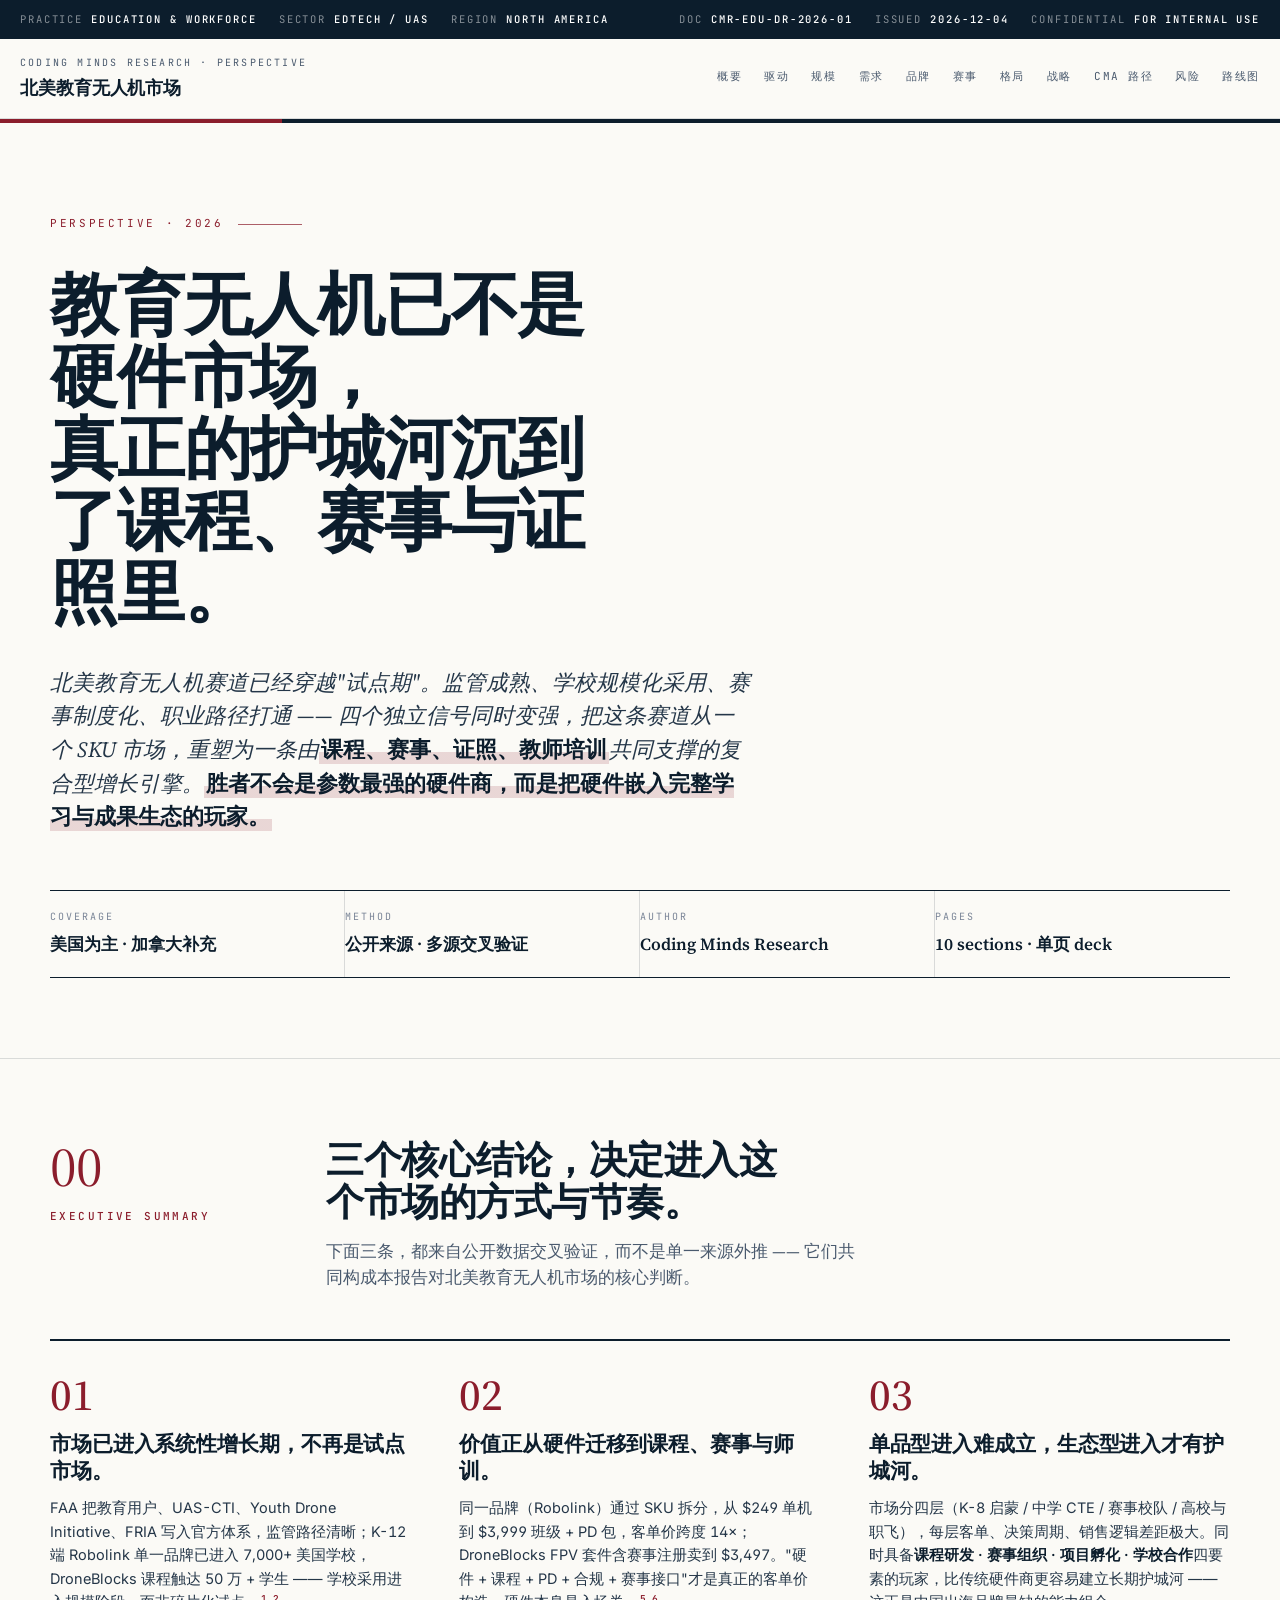
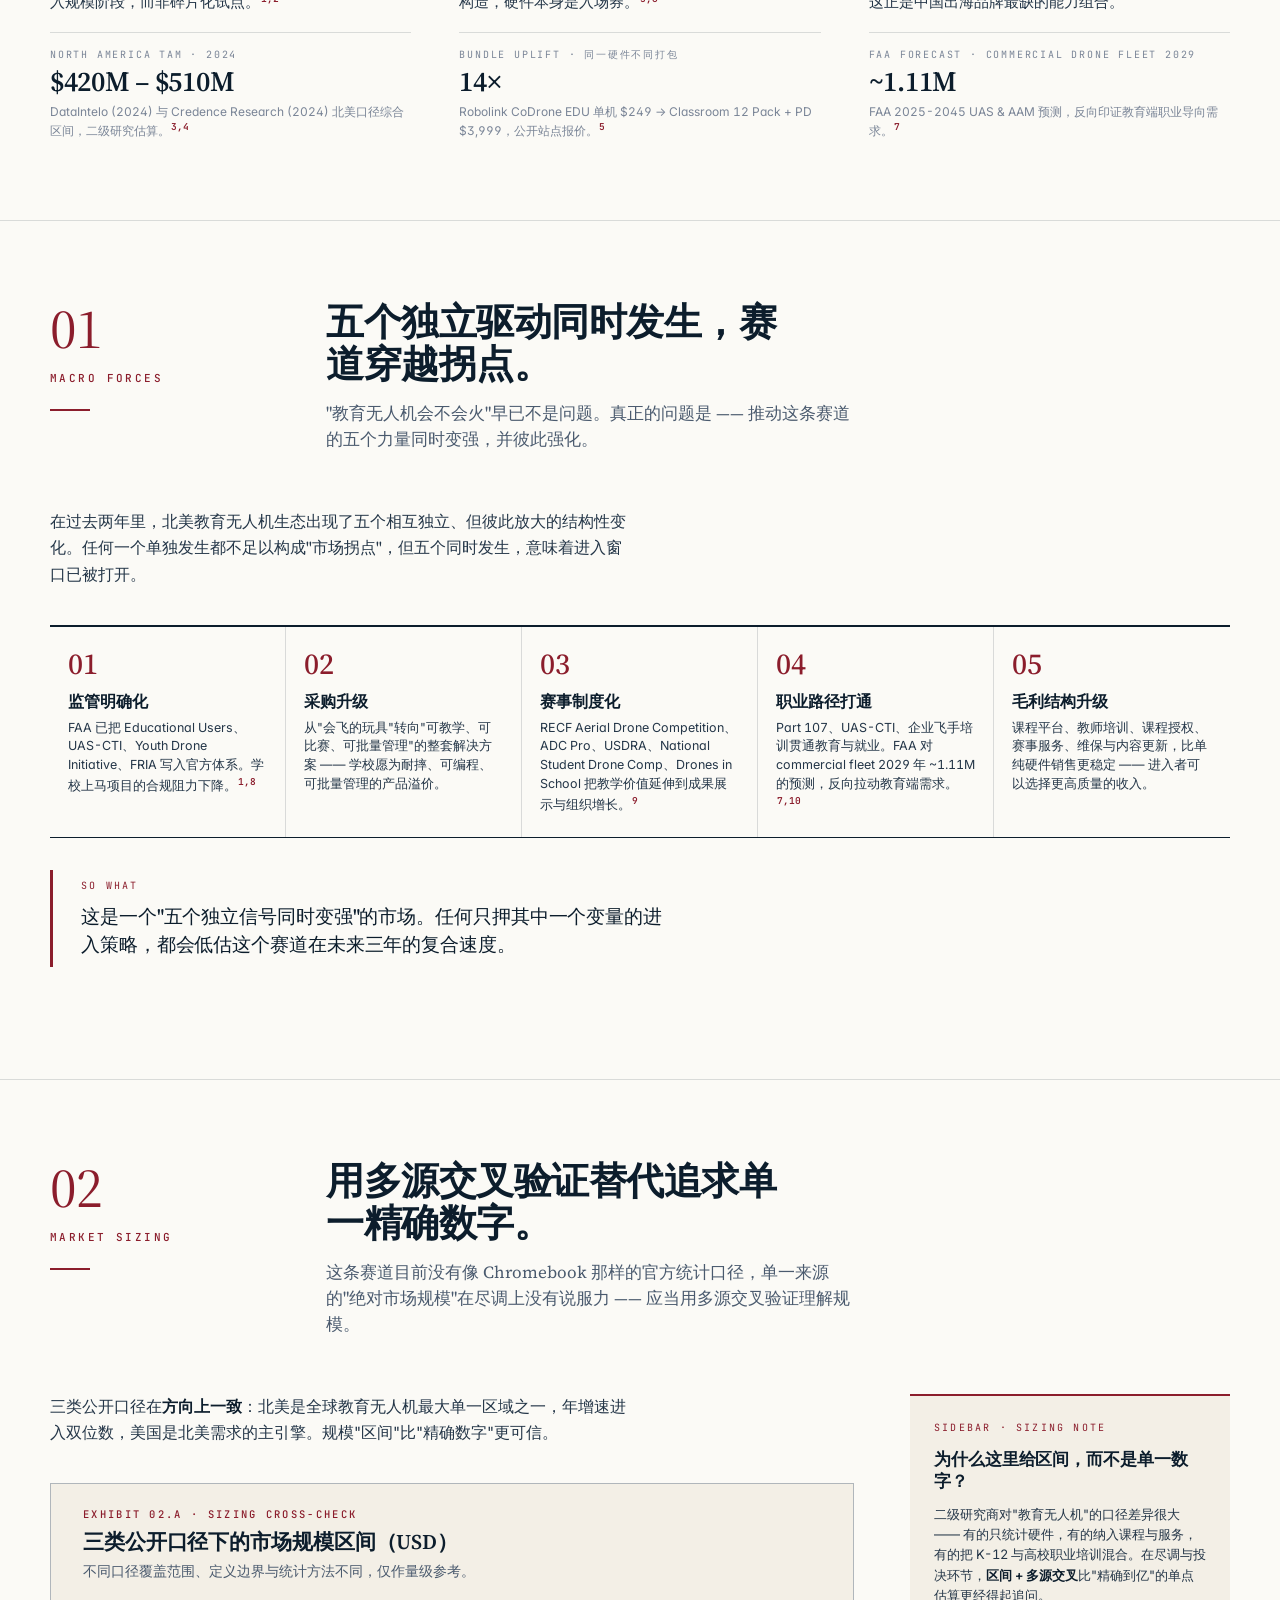
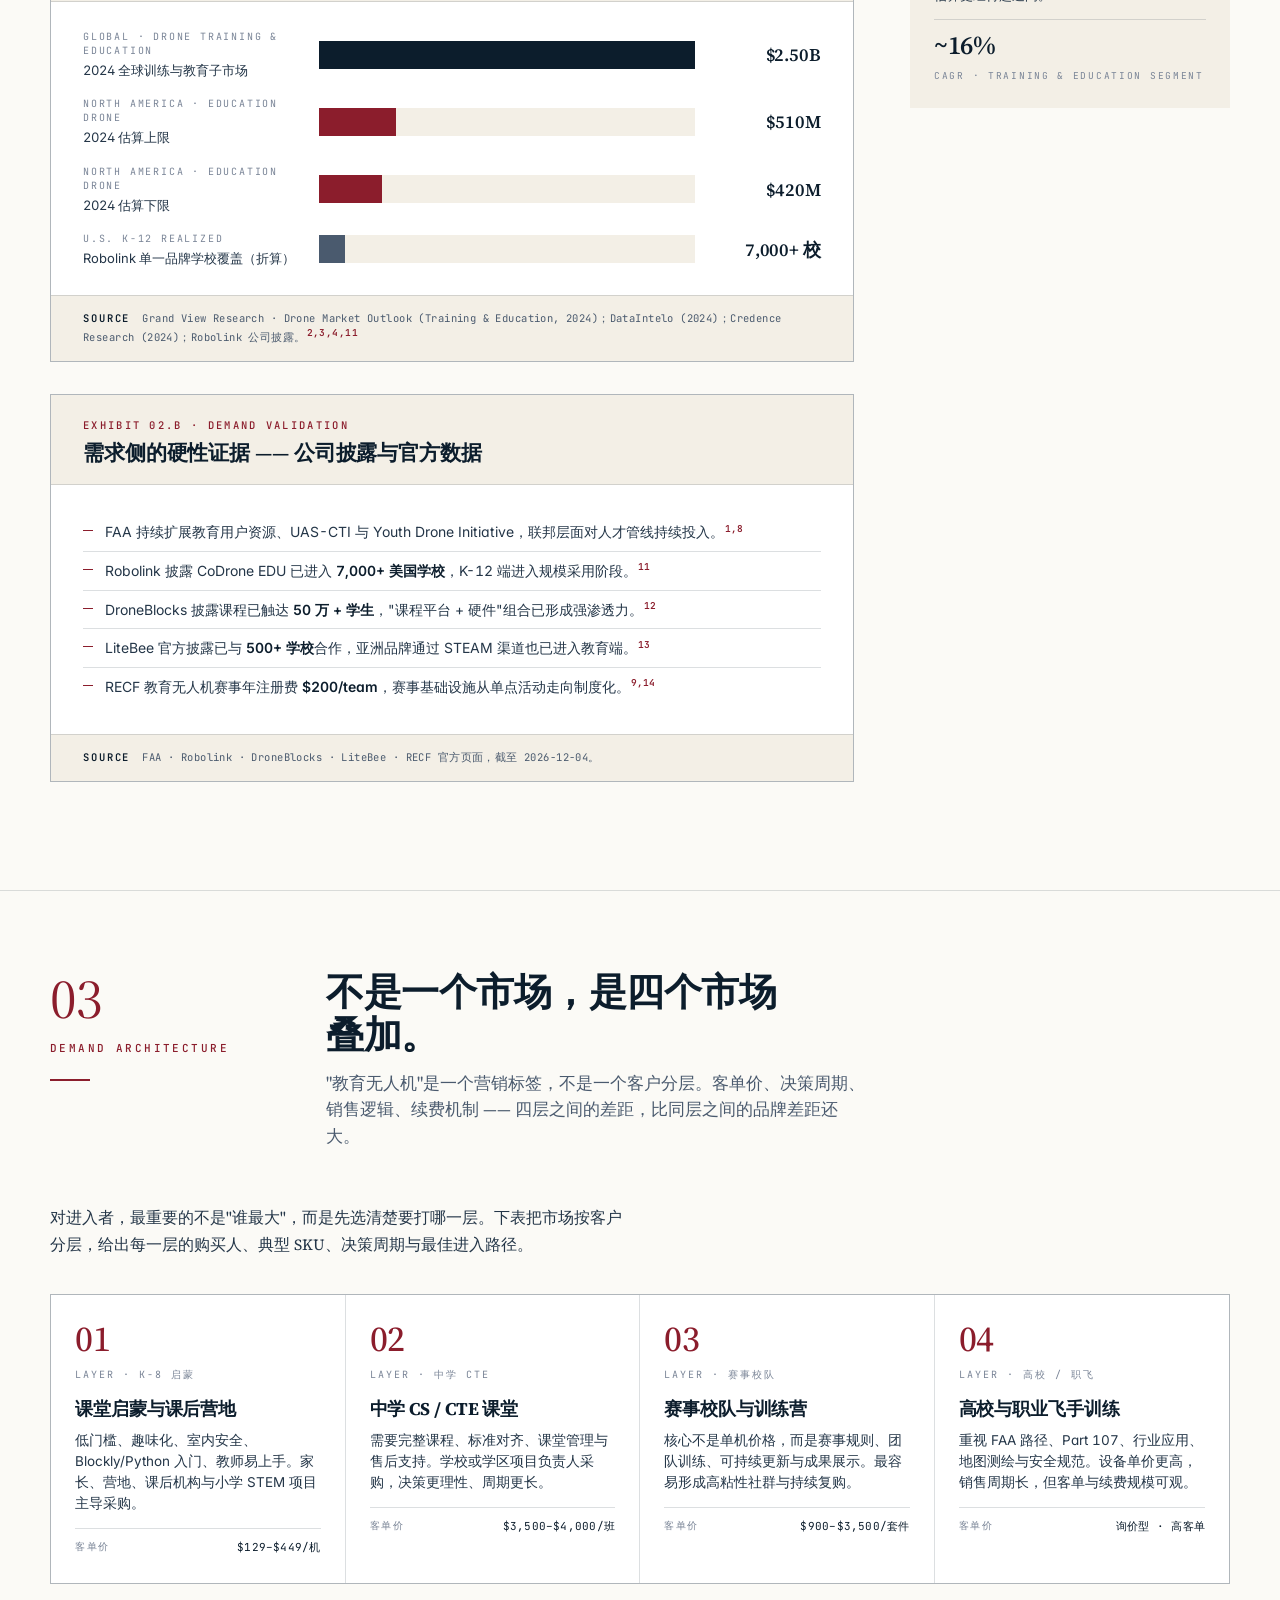
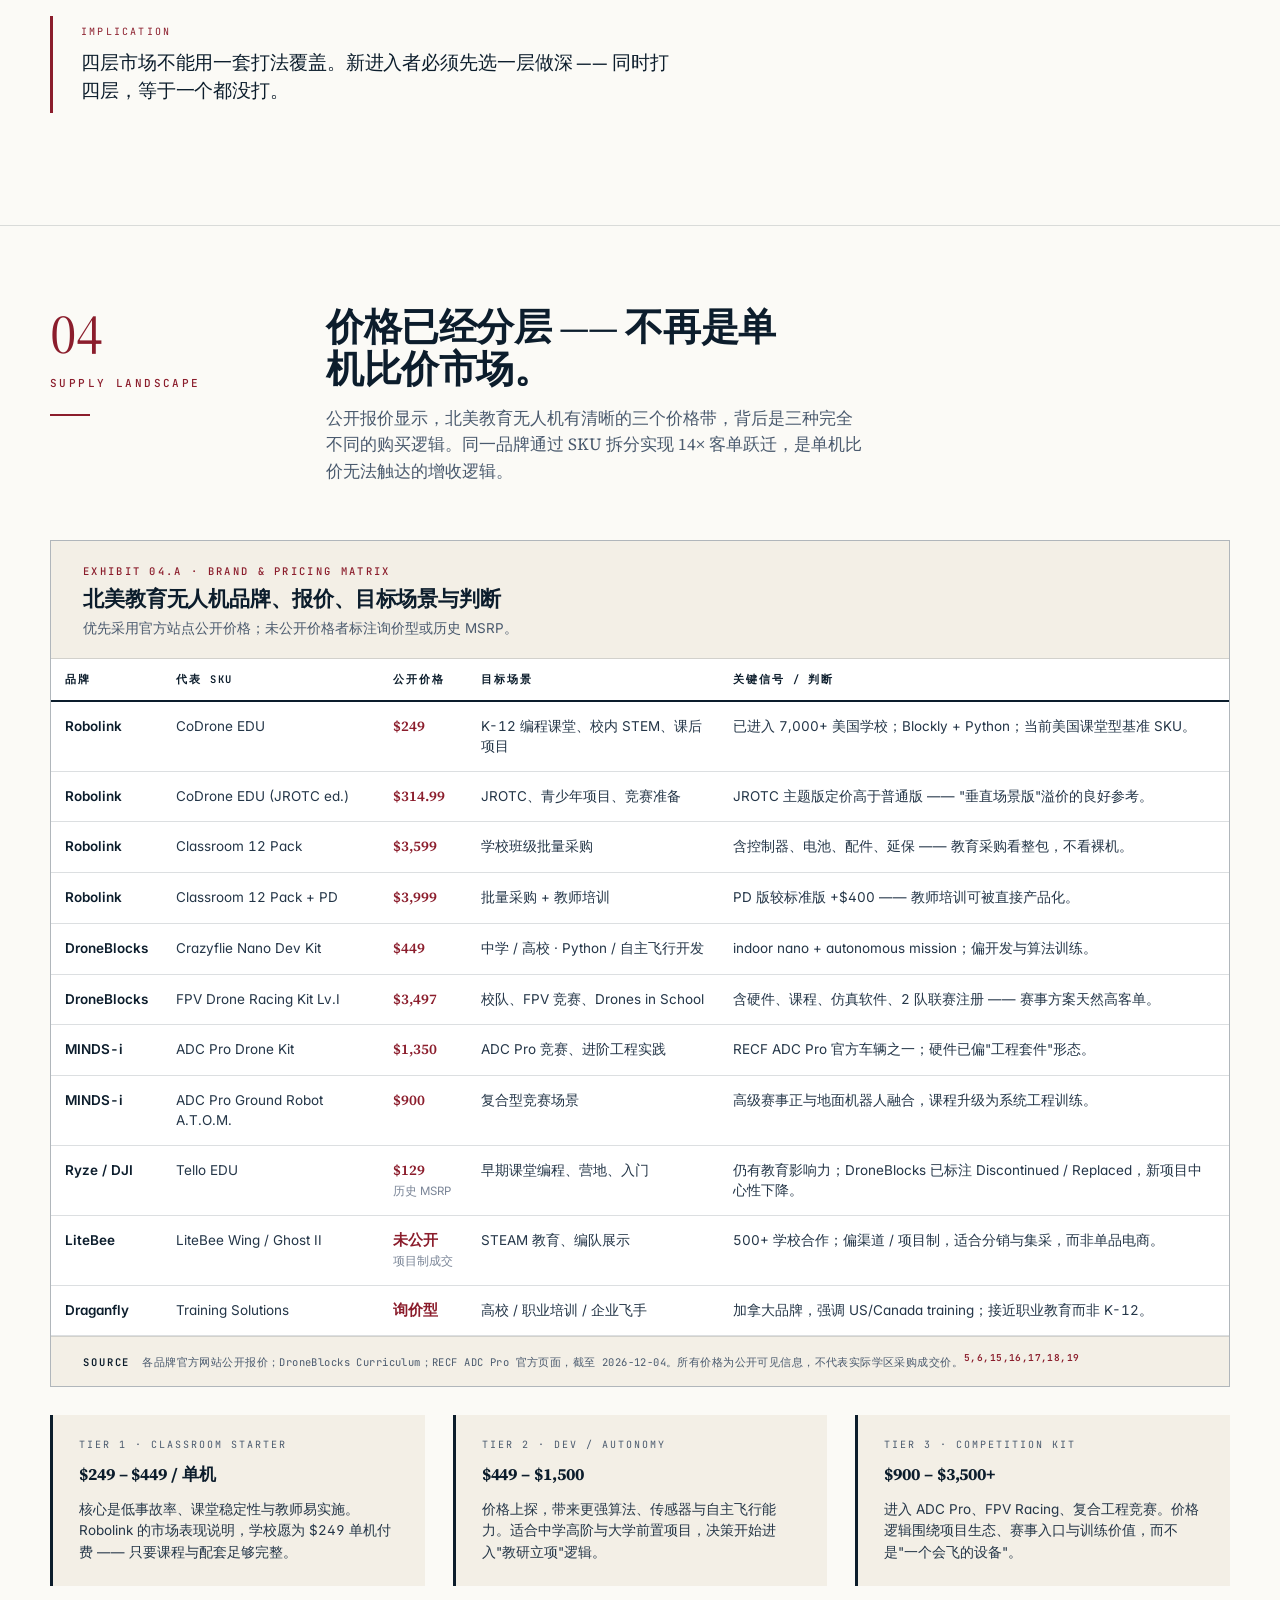
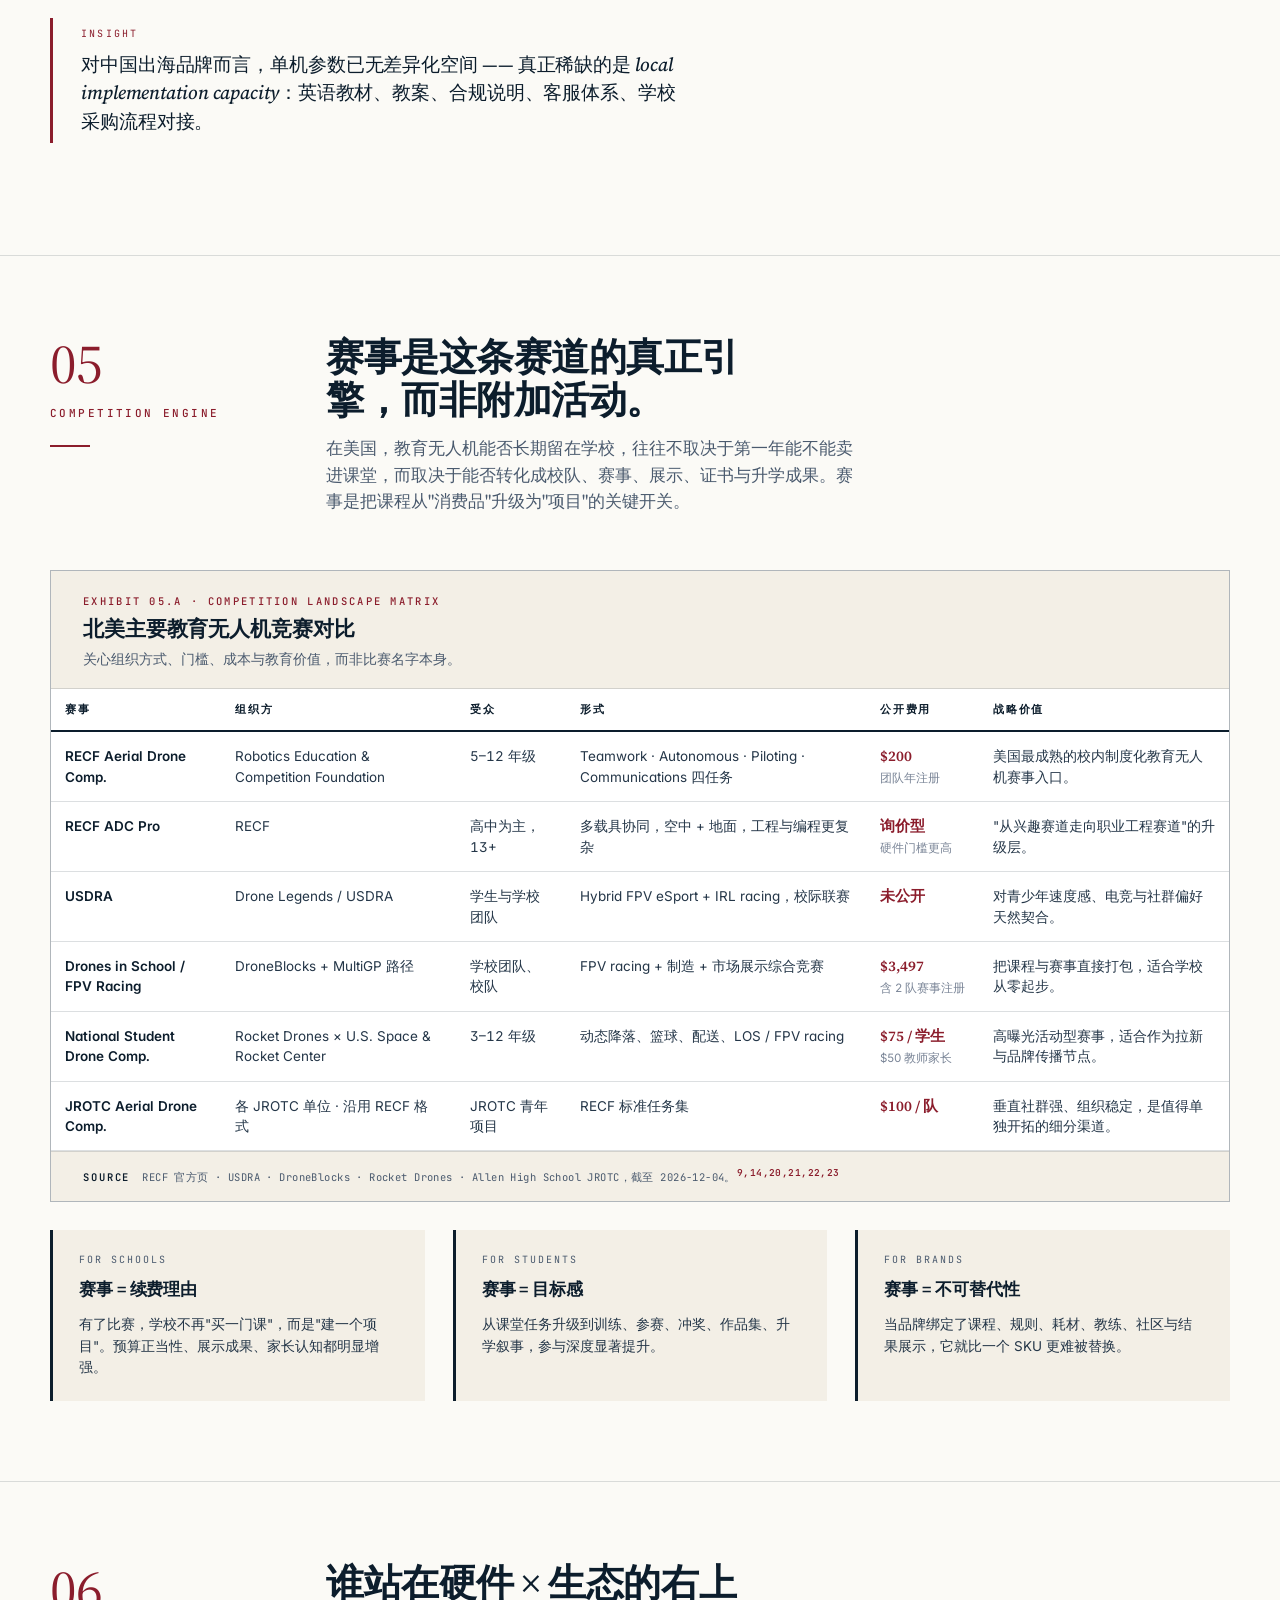
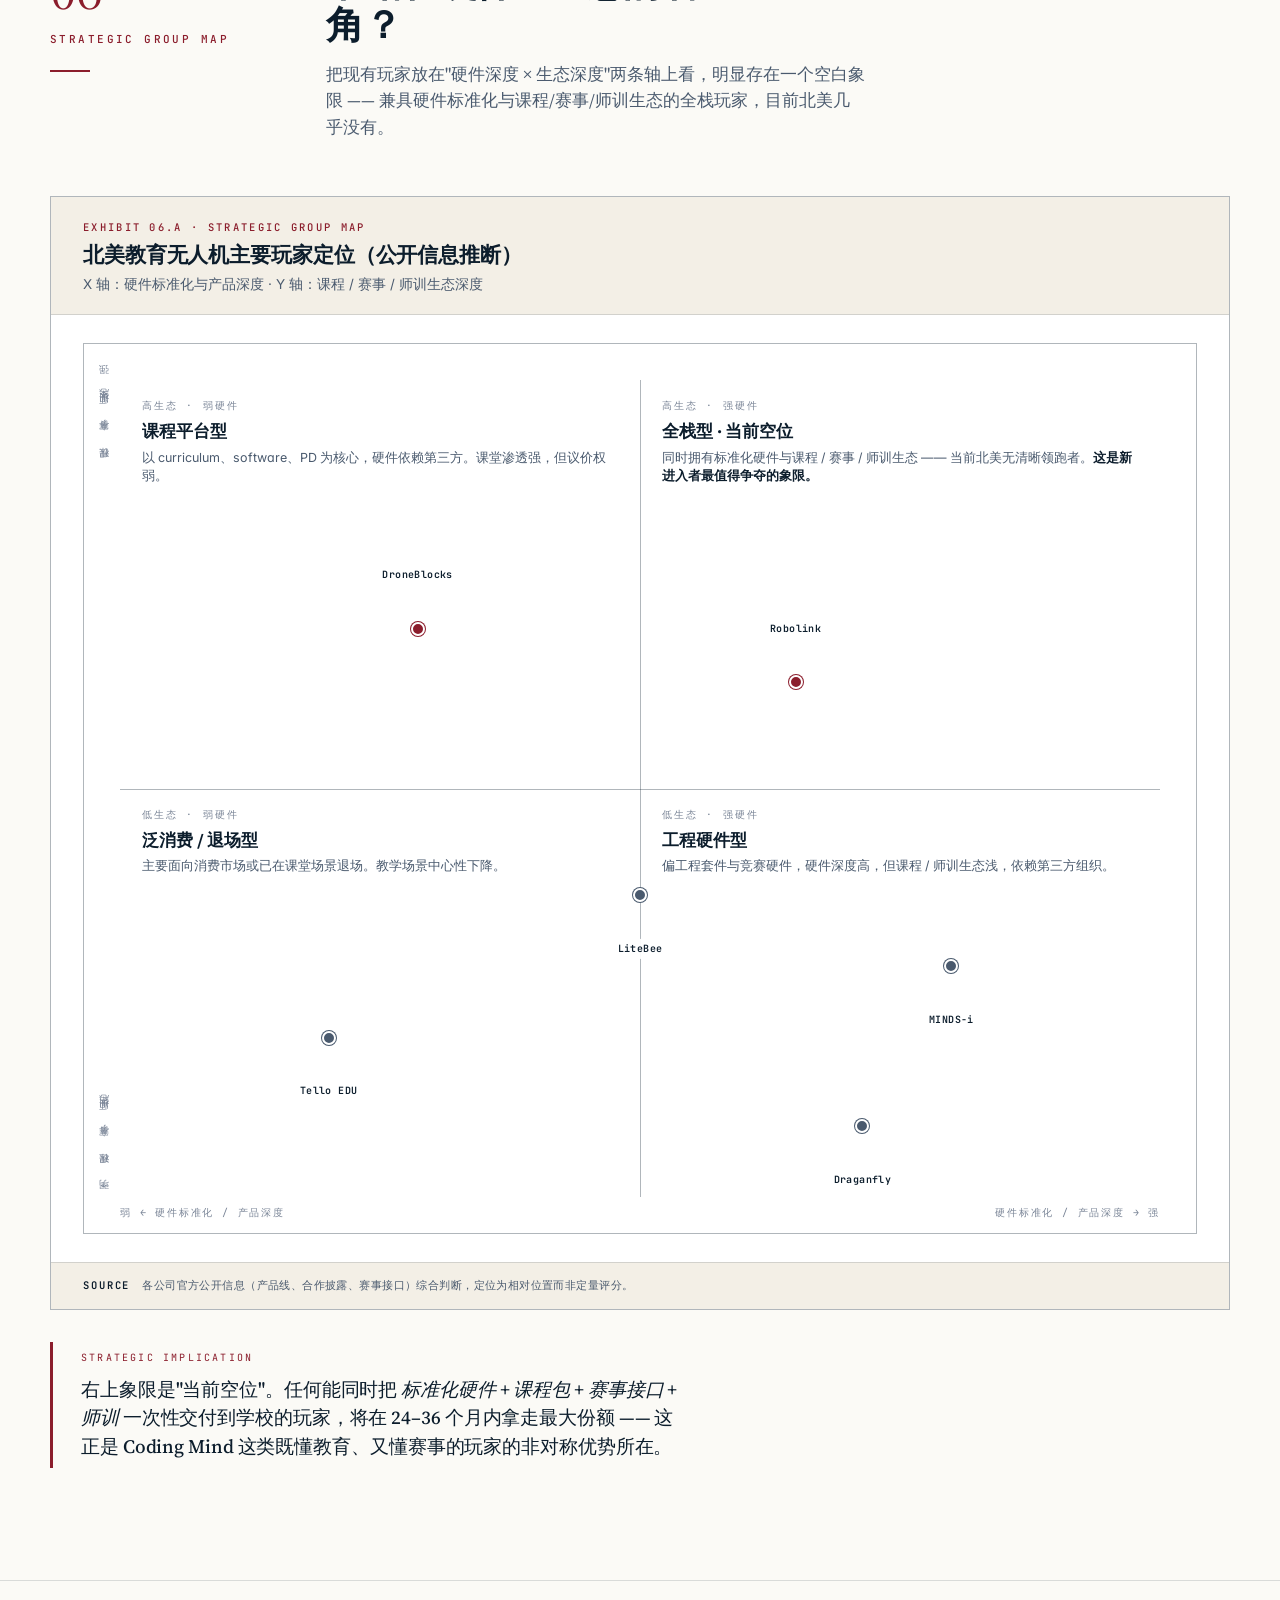
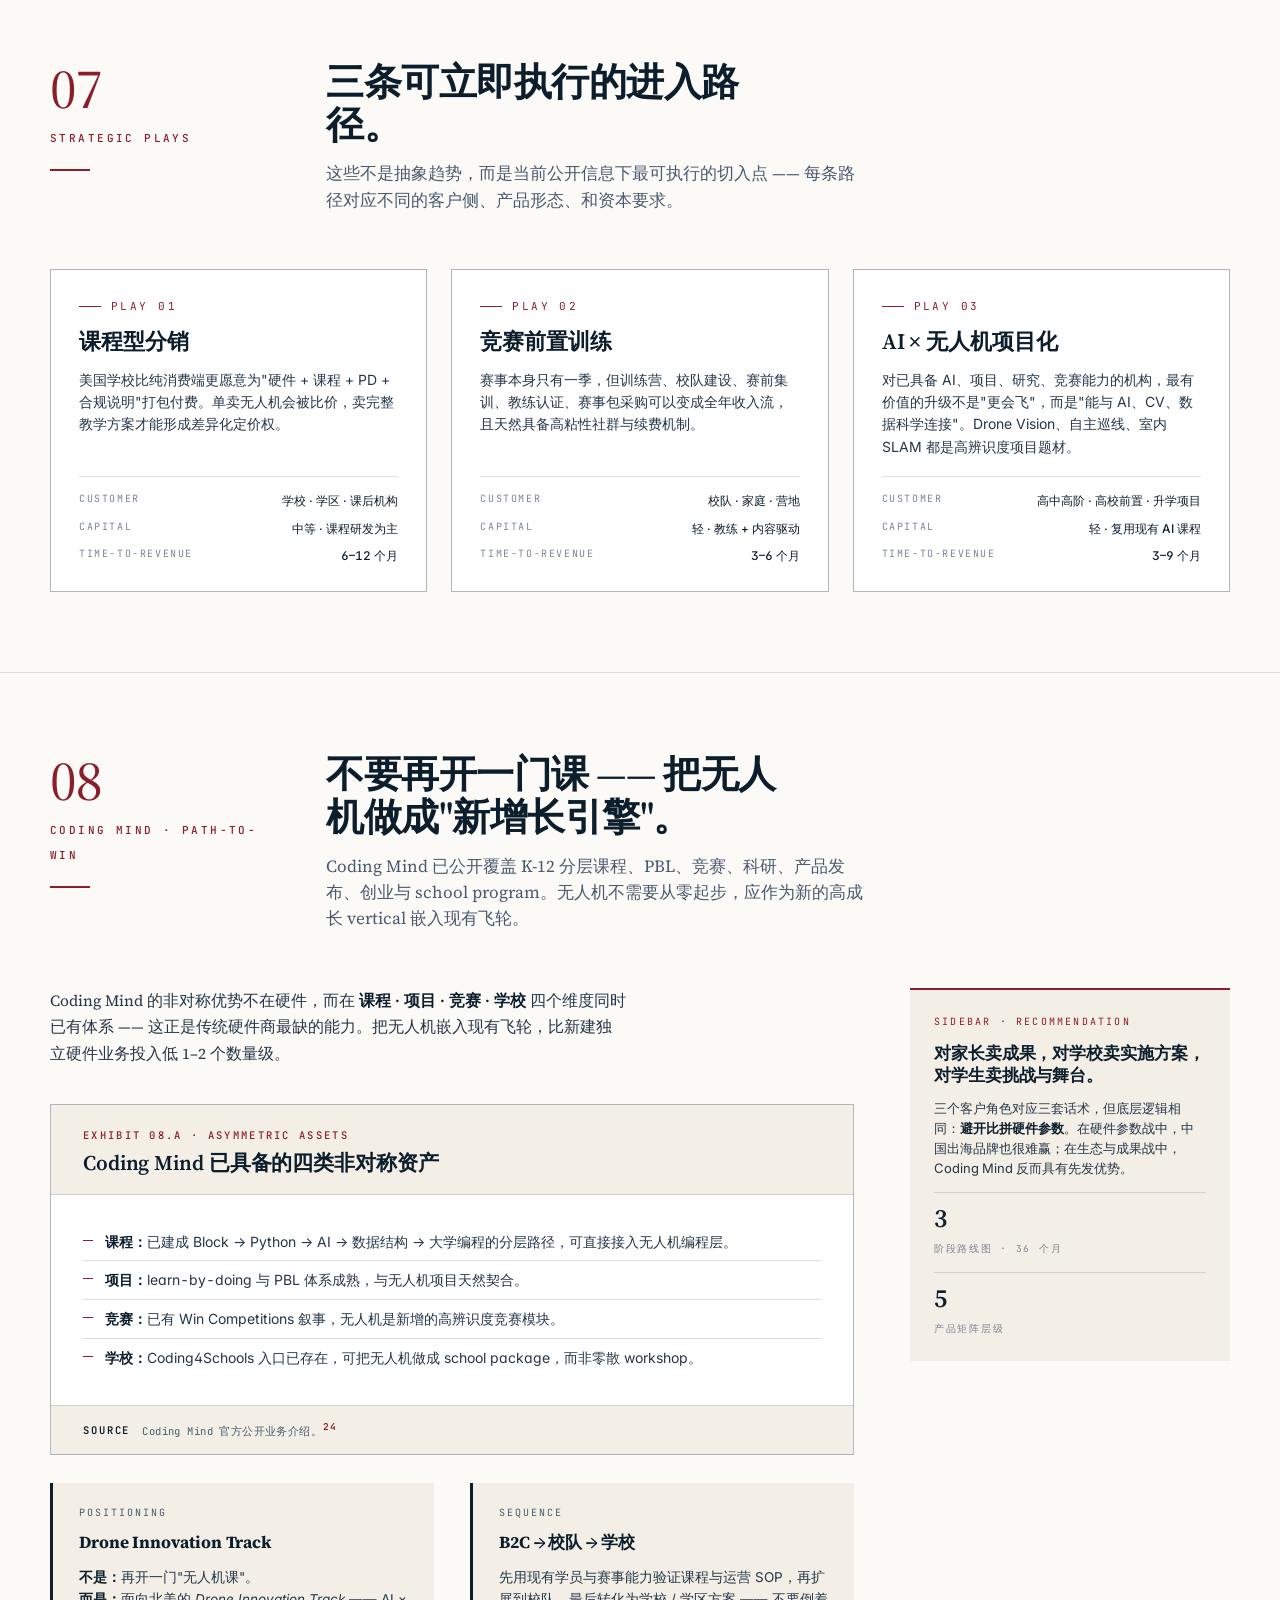
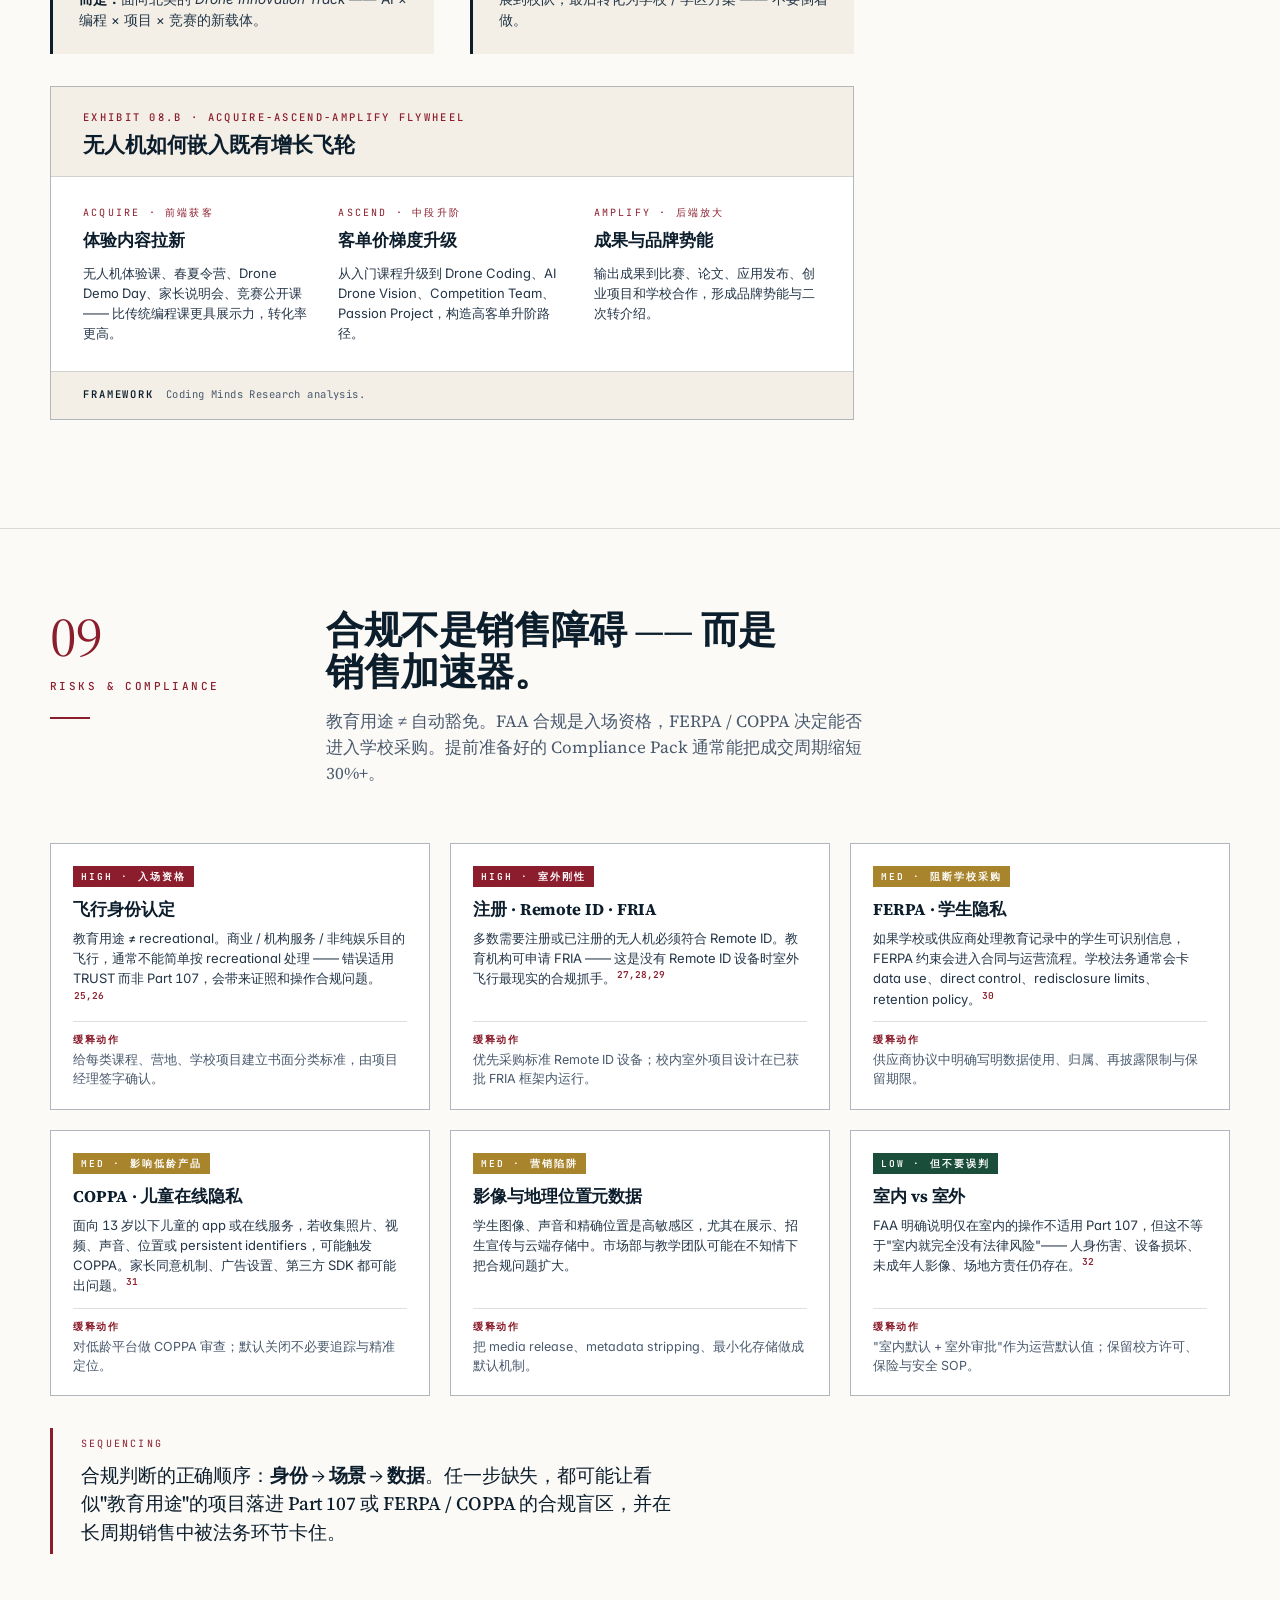
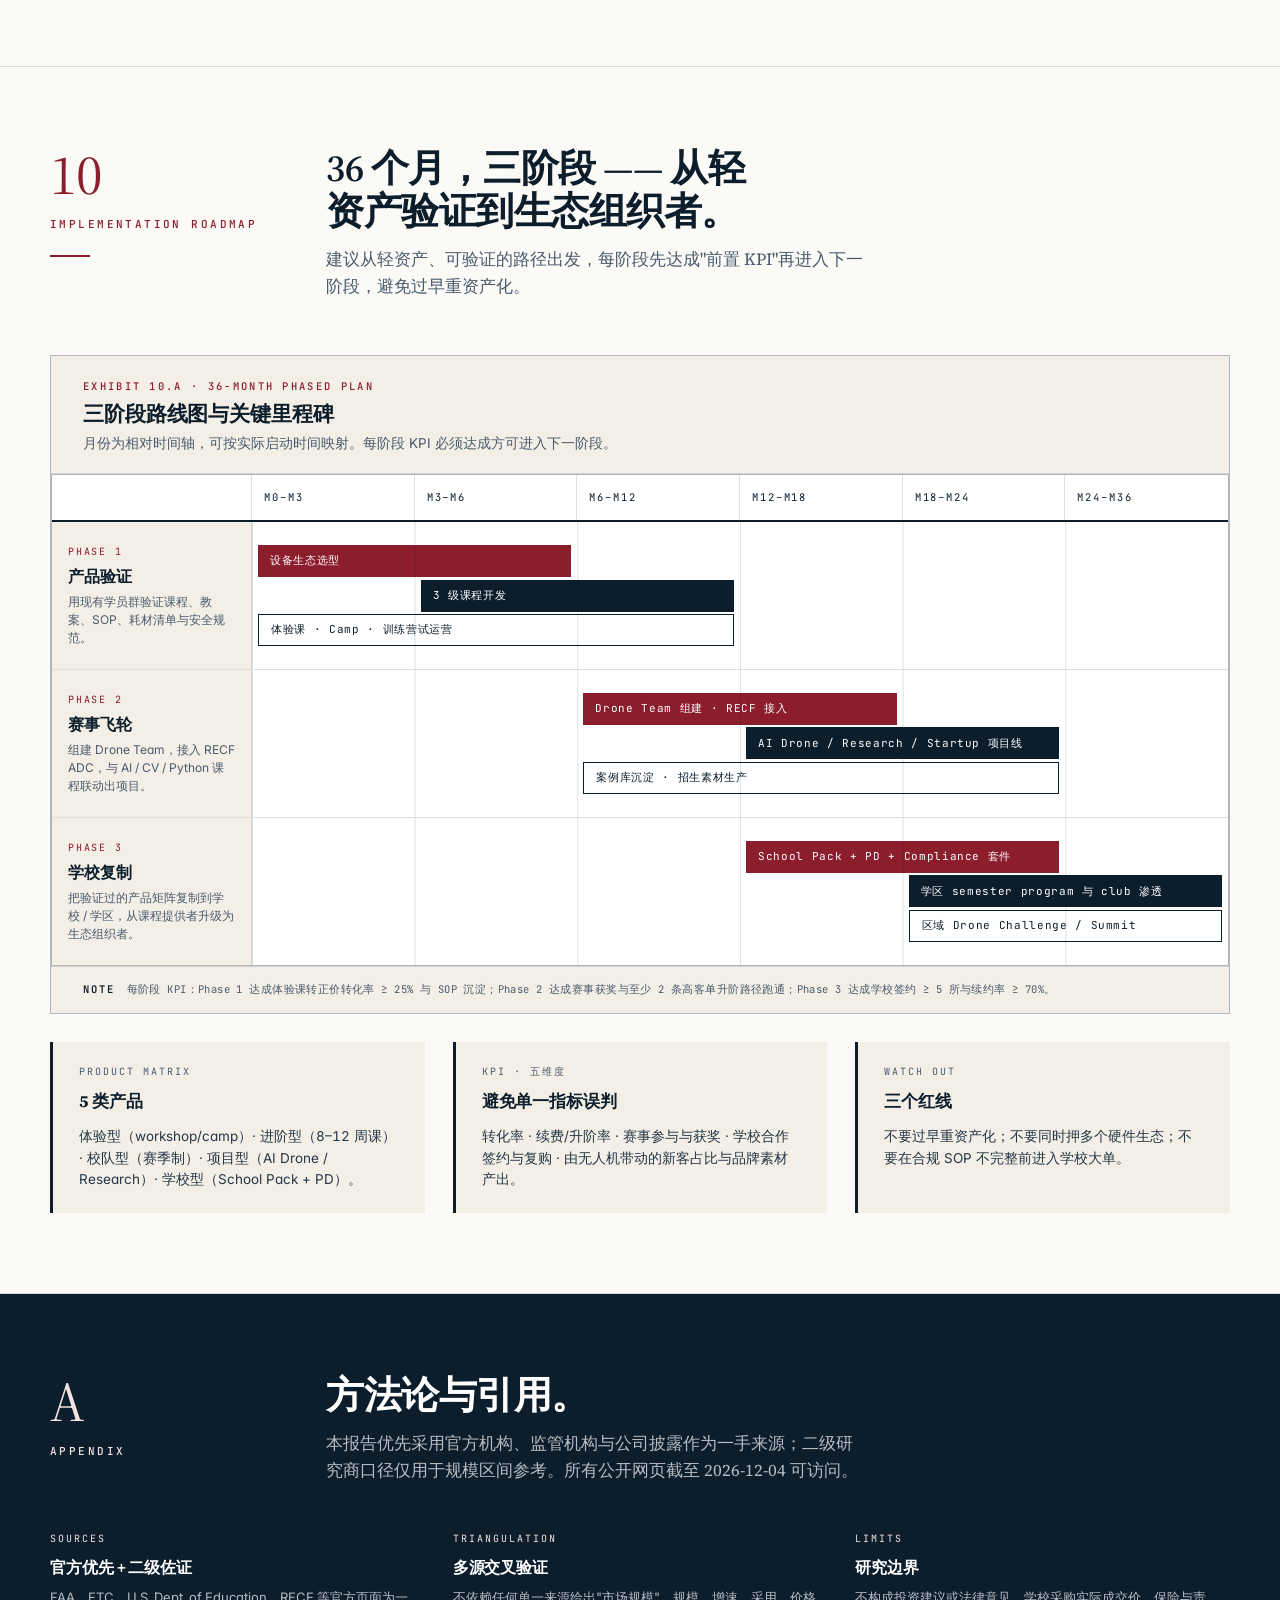
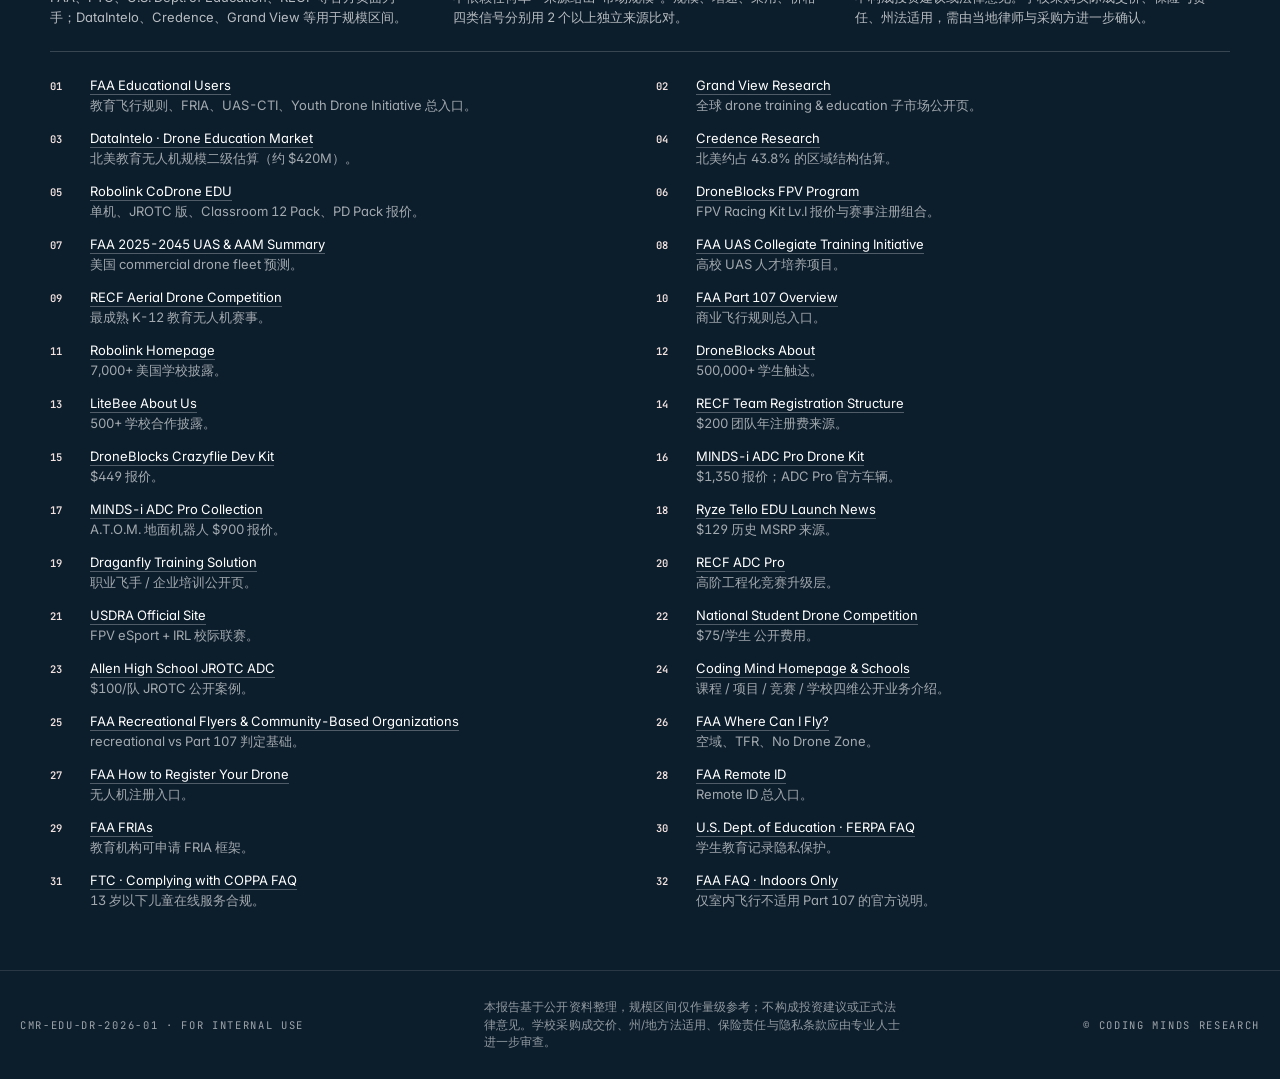
<file: index.html>
<!DOCTYPE html>
<html lang="zh-CN">
<head>
  <meta charset="UTF-8">
  <meta name="viewport" content="width=device-width, initial-scale=1.0">
  <title>北美教育无人机市场 · Coding Minds Research Perspective</title>
  <meta name="description" content="北美教育无人机市场（K-12 课堂、CTE、高校与赛事生态）的投资级 perspective 报告，覆盖市场规模、需求分层、品牌格局、竞赛生态、战略组合、合规风险与执行路线图。">
  <link rel="preconnect" href="https://fonts.googleapis.com">
  <link rel="preconnect" href="https://fonts.gstatic.com" crossorigin>
  <link rel="stylesheet" href="assets/styles.css">
</head>
<body>

  <!-- ==================== Masthead ==================== -->
  <header class="masthead">
    <div class="shell-wide masthead-row">
      <div class="masthead-left">
        <span class="mast-pill"><span class="mast-key">Practice</span><span class="mast-val">Education &amp; Workforce</span></span>
        <span class="mast-pill"><span class="mast-key">Sector</span><span class="mast-val">EdTech / UAS</span></span>
        <span class="mast-pill"><span class="mast-key">Region</span><span class="mast-val">North America</span></span>
      </div>
      <div class="masthead-right">
        <span class="mast-pill"><span class="mast-key">Doc</span><span class="mast-val">CMR-EDU-DR-2026-01</span></span>
        <span class="mast-pill"><span class="mast-key">Issued</span><span class="mast-val" data-today>2026-05-03</span></span>
        <span class="mast-pill"><span class="mast-key">Confidential</span><span class="mast-val">For Internal Use</span></span>
      </div>
    </div>
  </header>

  <!-- ==================== Topbar / TOC ==================== -->
  <div class="topbar">
    <div class="shell-wide topbar-row">
      <div class="brand">
        <div class="brand-mark">Coding Minds Research · Perspective</div>
        <div class="brand-name">北美教育无人机市场</div>
      </div>
      <nav class="toc">
        <a href="#summary">概要</a>
        <a href="#forces">驱动</a>
        <a href="#sizing">规模</a>
        <a href="#demand">需求</a>
        <a href="#supply">品牌</a>
        <a href="#comp">赛事</a>
        <a href="#map">格局</a>
        <a href="#plays">战略</a>
        <a href="#client">CMA 路径</a>
        <a href="#risk">风险</a>
        <a href="#road">路线图</a>
      </nav>
    </div>
  </div>

  <!-- ==================== Cover ==================== -->
  <section class="cover">
    <div class="shell">
      <div class="cover-kicker">Perspective · 2026</div>
      <h1 class="cover-title">教育无人机已不是硬件市场，<br>真正的护城河沉到了课程、赛事与证照里。</h1>
      <p class="cover-thesis">
        北美教育无人机赛道已经穿越"试点期"。监管成熟、学校规模化采用、赛事制度化、职业路径打通 —— 四个独立信号同时变强，把这条赛道从一个 SKU 市场，重塑为一条由<strong>课程、赛事、证照、教师培训</strong>共同支撑的复合型增长引擎。<strong>胜者不会是参数最强的硬件商，而是把硬件嵌入完整学习与成果生态的玩家。</strong>
      </p>

      <div class="cover-meta">
        <div class="cover-meta-cell">
          <span class="k">Coverage</span>
          <span class="v">美国为主 · 加拿大补充</span>
        </div>
        <div class="cover-meta-cell">
          <span class="k">Method</span>
          <span class="v">公开来源 · 多源交叉验证</span>
        </div>
        <div class="cover-meta-cell">
          <span class="k">Author</span>
          <span class="v">Coding Minds Research</span>
        </div>
        <div class="cover-meta-cell">
          <span class="k">Pages</span>
          <span class="v">10 sections · 单页 deck</span>
        </div>
      </div>
    </div>
  </section>

  <!-- ==================== Executive Summary ==================== -->
  <section class="summary" id="summary">
    <div class="shell">
      <div class="summary-head">
        <div>
          <span class="section-num-large">00</span>
          <span class="section-num">Executive Summary</span>
        </div>
        <div>
          <h2 class="section-title">三个核心结论，决定进入这个市场的方式与节奏。</h2>
          <p class="section-deck">下面三条，都来自公开数据交叉验证，而不是单一来源外推 —— 它们共同构成本报告对北美教育无人机市场的核心判断。</p>
        </div>
      </div>

      <div class="findings">
        <div class="finding">
          <span class="finding-num">01</span>
          <h3 class="finding-title">市场已进入系统性增长期，不再是试点市场。</h3>
          <p class="finding-body">FAA 把教育用户、UAS-CTI、Youth Drone Initiative、FRIA 写入官方体系，监管路径清晰；K-12 端 Robolink 单一品牌已进入 7,000+ 美国学校，DroneBlocks 课程触达 50 万 + 学生 —— 学校采用进入规模阶段，而非碎片化试点。<sup class="fn">1,2</sup></p>
          <div class="finding-stat">
            <span class="label">North America TAM · 2024</span>
            <span class="value">$420M – $510M</span>
            <span class="source">DataIntelo (2024) 与 Credence Research (2024) 北美口径综合区间，二级研究估算。<sup class="fn">3,4</sup></span>
          </div>
        </div>
        <div class="finding">
          <span class="finding-num">02</span>
          <h3 class="finding-title">价值正从硬件迁移到课程、赛事与师训。</h3>
          <p class="finding-body">同一品牌（Robolink）通过 SKU 拆分，从 $249 单机到 $3,999 班级 + PD 包，客单价跨度 14×；DroneBlocks FPV 套件含赛事注册卖到 $3,497。"硬件 + 课程 + PD + 合规 + 赛事接口"才是真正的客单价构造，硬件本身是入场券。<sup class="fn">5,6</sup></p>
          <div class="finding-stat">
            <span class="label">Bundle Uplift · 同一硬件不同打包</span>
            <span class="value">14×</span>
            <span class="source">Robolink CoDrone EDU 单机 $249 → Classroom 12 Pack + PD $3,999，公开站点报价。<sup class="fn">5</sup></span>
          </div>
        </div>
        <div class="finding">
          <span class="finding-num">03</span>
          <h3 class="finding-title">单品型进入难成立，生态型进入才有护城河。</h3>
          <p class="finding-body">市场分四层（K-8 启蒙 / 中学 CTE / 赛事校队 / 高校与职飞），每层客单、决策周期、销售逻辑差距极大。同时具备<strong>课程研发 · 赛事组织 · 项目孵化 · 学校合作</strong>四要素的玩家，比传统硬件商更容易建立长期护城河 —— 这正是中国出海品牌最缺的能力组合。</p>
          <div class="finding-stat">
            <span class="label">FAA Forecast · Commercial Drone Fleet 2029</span>
            <span class="value">~1.11M</span>
            <span class="source">FAA 2025-2045 UAS &amp; AAM 预测，反向印证教育端职业导向需求。<sup class="fn">7</sup></span>
          </div>
        </div>
      </div>
    </div>
  </section>

  <!-- ==================== 01 · Macro Forces ==================== -->
  <section class="section" id="forces">
    <div class="shell">
      <div class="section-head">
        <div class="section-head-meta">
          <span class="section-num-large">01</span>
          <span class="section-num">Macro Forces</span>
        </div>
        <div>
          <h2 class="section-title">五个独立驱动同时发生，赛道穿越拐点。</h2>
          <p class="section-deck">"教育无人机会不会火"早已不是问题。真正的问题是 —— 推动这条赛道的五个力量同时变强，并彼此强化。</p>
        </div>
      </div>

      <div class="prose">
        <p class="lead">在过去两年里，北美教育无人机生态出现了五个相互独立、但彼此放大的结构性变化。任何一个单独发生都不足以构成"市场拐点"，但五个同时发生，意味着进入窗口已被打开。</p>
      </div>

      <div class="forces">
        <div class="force">
          <div class="num">01</div>
          <h4>监管明确化</h4>
          <p>FAA 已把 Educational Users、UAS-CTI、Youth Drone Initiative、FRIA 写入官方体系。学校上马项目的合规阻力下降。<sup class="fn">1,8</sup></p>
        </div>
        <div class="force">
          <div class="num">02</div>
          <h4>采购升级</h4>
          <p>从"会飞的玩具"转向"可教学、可比赛、可批量管理"的整套解决方案 —— 学校愿为耐摔、可编程、可批量管理的产品溢价。</p>
        </div>
        <div class="force">
          <div class="num">03</div>
          <h4>赛事制度化</h4>
          <p>RECF Aerial Drone Competition、ADC Pro、USDRA、National Student Drone Comp、Drones in School 把教学价值延伸到成果展示与组织增长。<sup class="fn">9</sup></p>
        </div>
        <div class="force">
          <div class="num">04</div>
          <h4>职业路径打通</h4>
          <p>Part 107、UAS-CTI、企业飞手培训贯通教育与就业。FAA 对 commercial fleet 2029 年 ~1.11M 的预测，反向拉动教育端需求。<sup class="fn">7,10</sup></p>
        </div>
        <div class="force">
          <div class="num">05</div>
          <h4>毛利结构升级</h4>
          <p>课程平台、教师培训、课程授权、赛事服务、维保与内容更新，比单纯硬件销售更稳定 —— 进入者可以选择更高质量的收入。</p>
        </div>
      </div>

      <div class="insight">
        <span class="insight-label">So what</span>
        <p>这是一个"五个独立信号同时变强"的市场。任何只押其中一个变量的进入策略，都会低估这个赛道在未来三年的复合速度。</p>
      </div>
    </div>
  </section>

  <!-- ==================== 02 · Market Sizing ==================== -->
  <section class="section" id="sizing">
    <div class="shell">
      <div class="section-head">
        <div class="section-head-meta">
          <span class="section-num-large">02</span>
          <span class="section-num">Market Sizing</span>
        </div>
        <div>
          <h2 class="section-title">用多源交叉验证替代追求单一精确数字。</h2>
          <p class="section-deck">这条赛道目前没有像 Chromebook 那样的官方统计口径，单一来源的"绝对市场规模"在尽调上没有说服力 —— 应当用多源交叉验证理解规模。</p>
        </div>
      </div>

      <div class="with-rail">
        <div>
          <div class="prose">
            <p>三类公开口径在<strong>方向上一致</strong>：北美是全球教育无人机最大单一区域之一，年增速进入双位数，美国是北美需求的主引擎。规模"区间"比"精确数字"更可信。</p>
          </div>

          <figure class="exhibit">
            <header class="exhibit-head">
              <div class="exhibit-label">Exhibit 02.A · Sizing Cross-Check</div>
              <h3 class="exhibit-title">三类公开口径下的市场规模区间（USD）</h3>
              <p class="exhibit-sub">不同口径覆盖范围、定义边界与统计方法不同，仅作量级参考。</p>
            </header>
            <div class="exhibit-body">
              <div class="tam">
                <div class="tam-row">
                  <div class="tam-label"><span class="k">Global · Drone Training &amp; Education</span>2024 全球训练与教育子市场</div>
                  <div class="tam-track"><div class="tam-fill" style="width: 100%;"></div></div>
                  <div class="tam-value">$2.50B</div>
                </div>
                <div class="tam-row">
                  <div class="tam-label"><span class="k">North America · Education Drone</span>2024 估算上限</div>
                  <div class="tam-track"><div class="tam-fill accent" style="width: 20.4%;"></div></div>
                  <div class="tam-value">$510M</div>
                </div>
                <div class="tam-row">
                  <div class="tam-label"><span class="k">North America · Education Drone</span>2024 估算下限</div>
                  <div class="tam-track"><div class="tam-fill accent" style="width: 16.8%;"></div></div>
                  <div class="tam-value">$420M</div>
                </div>
                <div class="tam-row">
                  <div class="tam-label"><span class="k">U.S. K-12 Realized</span>Robolink 单一品牌学校覆盖（折算）</div>
                  <div class="tam-track"><div class="tam-fill muted" style="width: 7%;"></div></div>
                  <div class="tam-value">7,000+ 校</div>
                </div>
              </div>
            </div>
            <footer class="exhibit-foot">
              <strong>Source</strong>Grand View Research · Drone Market Outlook (Training &amp; Education, 2024)；DataIntelo (2024)；Credence Research (2024)；Robolink 公司披露。<sup class="fn">2,3,4,11</sup>
            </footer>
          </figure>

          <figure class="exhibit">
            <header class="exhibit-head">
              <div class="exhibit-label">Exhibit 02.B · Demand Validation</div>
              <h3 class="exhibit-title">需求侧的硬性证据 —— 公司披露与官方数据</h3>
            </header>
            <div class="exhibit-body">
              <ul class="list-clean">
                <li>FAA 持续扩展教育用户资源、UAS-CTI 与 Youth Drone Initiative，联邦层面对人才管线持续投入。<sup class="fn">1,8</sup></li>
                <li>Robolink 披露 CoDrone EDU 已进入 <strong>7,000+ 美国学校</strong>，K-12 端进入规模采用阶段。<sup class="fn">11</sup></li>
                <li>DroneBlocks 披露课程已触达 <strong>50 万 + 学生</strong>，"课程平台 + 硬件"组合已形成强渗透力。<sup class="fn">12</sup></li>
                <li>LiteBee 官方披露已与 <strong>500+ 学校</strong>合作，亚洲品牌通过 STEAM 渠道也已进入教育端。<sup class="fn">13</sup></li>
                <li>RECF 教育无人机赛事年注册费 <strong>$200/team</strong>，赛事基础设施从单点活动走向制度化。<sup class="fn">9,14</sup></li>
              </ul>
            </div>
            <footer class="exhibit-foot">
              <strong>Source</strong>FAA · Robolink · DroneBlocks · LiteBee · RECF 官方页面，截至 <span data-today></span>。
            </footer>
          </figure>
        </div>

        <aside class="rail">
          <div class="k">Sidebar · Sizing Note</div>
          <h4>为什么这里给区间，而不是单一数字？</h4>
          <p>二级研究商对"教育无人机"的口径差异很大 —— 有的只统计硬件，有的纳入课程与服务，有的把 K-12 与高校职业培训混合。在尽调与投决环节，<strong>区间 + 多源交叉</strong>比"精确到亿"的单点估算更经得起追问。</p>
          <div class="stat">
            <span class="v">~16%</span>
            <span class="l">CAGR · Training &amp; Education segment</span>
          </div>
        </aside>
      </div>
    </div>
  </section>

  <!-- ==================== 03 · Demand Architecture ==================== -->
  <section class="section" id="demand">
    <div class="shell">
      <div class="section-head">
        <div class="section-head-meta">
          <span class="section-num-large">03</span>
          <span class="section-num">Demand Architecture</span>
        </div>
        <div>
          <h2 class="section-title">不是一个市场，是四个市场叠加。</h2>
          <p class="section-deck">"教育无人机"是一个营销标签，不是一个客户分层。客单价、决策周期、销售逻辑、续费机制 —— 四层之间的差距，比同层之间的品牌差距还大。</p>
        </div>
      </div>

      <div class="prose">
        <p class="lead">对进入者，最重要的不是"谁最大"，而是先选清楚要打哪一层。下表把市场按客户分层，给出每一层的购买人、典型 SKU、决策周期与最佳进入路径。</p>
      </div>

      <div class="tier-grid">
        <div class="tier">
          <div class="tier-num">01</div>
          <div class="tier-tag">Layer · K-8 启蒙</div>
          <h4>课堂启蒙与课后营地</h4>
          <p>低门槛、趣味化、室内安全、Blockly/Python 入门、教师易上手。家长、营地、课后机构与小学 STEM 项目主导采购。</p>
          <div class="tier-stat"><span class="k">客单价</span><span>$129–$449/机</span></div>
        </div>
        <div class="tier">
          <div class="tier-num">02</div>
          <div class="tier-tag">Layer · 中学 CTE</div>
          <h4>中学 CS / CTE 课堂</h4>
          <p>需要完整课程、标准对齐、课堂管理与售后支持。学校或学区项目负责人采购，决策更理性、周期更长。</p>
          <div class="tier-stat"><span class="k">客单价</span><span>$3,500–$4,000/班</span></div>
        </div>
        <div class="tier">
          <div class="tier-num">03</div>
          <div class="tier-tag">Layer · 赛事校队</div>
          <h4>赛事校队与训练营</h4>
          <p>核心不是单机价格，而是赛事规则、团队训练、可持续更新与成果展示。最容易形成高粘性社群与持续复购。</p>
          <div class="tier-stat"><span class="k">客单价</span><span>$900–$3,500/套件</span></div>
        </div>
        <div class="tier">
          <div class="tier-num">04</div>
          <div class="tier-tag">Layer · 高校 / 职飞</div>
          <h4>高校与职业飞手训练</h4>
          <p>重视 FAA 路径、Part 107、行业应用、地图测绘与安全规范。设备单价更高，销售周期长，但客单与续费规模可观。</p>
          <div class="tier-stat"><span class="k">客单价</span><span>询价型 · 高客单</span></div>
        </div>
      </div>

      <div class="insight">
        <span class="insight-label">Implication</span>
        <p>四层市场不能用一套打法覆盖。新进入者必须先选一层做深 —— 同时打四层，等于一个都没打。</p>
      </div>
    </div>
  </section>

  <!-- ==================== 04 · Supply / Brand Landscape ==================== -->
  <section class="section" id="supply">
    <div class="shell">
      <div class="section-head">
        <div class="section-head-meta">
          <span class="section-num-large">04</span>
          <span class="section-num">Supply Landscape</span>
        </div>
        <div>
          <h2 class="section-title">价格已经分层 —— 不再是单机比价市场。</h2>
          <p class="section-deck">公开报价显示，北美教育无人机有清晰的三个价格带，背后是三种完全不同的购买逻辑。同一品牌通过 SKU 拆分实现 14× 客单跃迁，是单机比价无法触达的增收逻辑。</p>
        </div>
      </div>

      <figure class="exhibit">
        <header class="exhibit-head">
          <div class="exhibit-label">Exhibit 04.A · Brand &amp; Pricing Matrix</div>
          <h3 class="exhibit-title">北美教育无人机品牌、报价、目标场景与判断</h3>
          <p class="exhibit-sub">优先采用官方站点公开价格；未公开价格者标注询价型或历史 MSRP。</p>
        </header>
        <div class="tbl-wrap">
          <table class="exhibit-table">
            <thead>
              <tr>
                <th>品牌</th>
                <th>代表 SKU</th>
                <th>公开价格</th>
                <th>目标场景</th>
                <th>关键信号 / 判断</th>
              </tr>
            </thead>
            <tbody>
              <tr>
                <td>Robolink</td>
                <td>CoDrone EDU</td>
                <td class="num">$249</td>
                <td>K-12 编程课堂、校内 STEM、课后项目</td>
                <td>已进入 7,000+ 美国学校；Blockly + Python；当前美国课堂型基准 SKU。</td>
              </tr>
              <tr>
                <td>Robolink</td>
                <td>CoDrone EDU (JROTC ed.)</td>
                <td class="num">$314.99</td>
                <td>JROTC、青少年项目、竞赛准备</td>
                <td>JROTC 主题版定价高于普通版 —— "垂直场景版"溢价的良好参考。</td>
              </tr>
              <tr>
                <td>Robolink</td>
                <td>Classroom 12 Pack</td>
                <td class="num">$3,599</td>
                <td>学校班级批量采购</td>
                <td>含控制器、电池、配件、延保 —— 教育采购看整包，不看裸机。</td>
              </tr>
              <tr>
                <td>Robolink</td>
                <td>Classroom 12 Pack + PD</td>
                <td class="num">$3,999</td>
                <td>批量采购 + 教师培训</td>
                <td>PD 版较标准版 +$400 —— 教师培训可被直接产品化。</td>
              </tr>
              <tr>
                <td>DroneBlocks</td>
                <td>Crazyflie Nano Dev Kit</td>
                <td class="num">$449</td>
                <td>中学 / 高校 · Python / 自主飞行开发</td>
                <td>indoor nano + autonomous mission；偏开发与算法训练。</td>
              </tr>
              <tr>
                <td>DroneBlocks</td>
                <td>FPV Drone Racing Kit Lv.I</td>
                <td class="num">$3,497</td>
                <td>校队、FPV 竞赛、Drones in School</td>
                <td>含硬件、课程、仿真软件、2 队联赛注册 —— 赛事方案天然高客单。</td>
              </tr>
              <tr>
                <td>MINDS-i</td>
                <td>ADC Pro Drone Kit</td>
                <td class="num">$1,350</td>
                <td>ADC Pro 竞赛、进阶工程实践</td>
                <td>RECF ADC Pro 官方车辆之一；硬件已偏"工程套件"形态。</td>
              </tr>
              <tr>
                <td>MINDS-i</td>
                <td>ADC Pro Ground Robot A.T.O.M.</td>
                <td class="num">$900</td>
                <td>复合型竞赛场景</td>
                <td>高级赛事正与地面机器人融合，课程升级为系统工程训练。</td>
              </tr>
              <tr>
                <td>Ryze / DJI</td>
                <td>Tello EDU</td>
                <td class="num">$129<small>历史 MSRP</small></td>
                <td>早期课堂编程、营地、入门</td>
                <td>仍有教育影响力；DroneBlocks 已标注 Discontinued / Replaced，新项目中心性下降。</td>
              </tr>
              <tr>
                <td>LiteBee</td>
                <td>LiteBee Wing / Ghost II</td>
                <td class="num">未公开<small>项目制成交</small></td>
                <td>STEAM 教育、编队展示</td>
                <td>500+ 学校合作；偏渠道 / 项目制，适合分销与集采，而非单品电商。</td>
              </tr>
              <tr>
                <td>Draganfly</td>
                <td>Training Solutions</td>
                <td class="num">询价型</td>
                <td>高校 / 职业培训 / 企业飞手</td>
                <td>加拿大品牌，强调 US/Canada training；接近职业教育而非 K-12。</td>
              </tr>
            </tbody>
          </table>
        </div>
        <footer class="exhibit-foot">
          <strong>Source</strong>各品牌官方网站公开报价；DroneBlocks Curriculum；RECF ADC Pro 官方页面，截至 <span data-today></span>。所有价格为公开可见信息，不代表实际学区采购成交价。<sup class="fn">5,6,15,16,17,18,19</sup>
        </footer>
      </figure>

      <div class="cols-3">
        <div class="note">
          <div class="k">Tier 1 · Classroom Starter</div>
          <h4>$249 – $449 / 单机</h4>
          <p>核心是低事故率、课堂稳定性与教师易实施。Robolink 的市场表现说明，学校愿为 $249 单机付费 —— 只要课程与配套足够完整。</p>
        </div>
        <div class="note">
          <div class="k">Tier 2 · Dev / Autonomy</div>
          <h4>$449 – $1,500</h4>
          <p>价格上探，带来更强算法、传感器与自主飞行能力。适合中学高阶与大学前置项目，决策开始进入"教研立项"逻辑。</p>
        </div>
        <div class="note">
          <div class="k">Tier 3 · Competition Kit</div>
          <h4>$900 – $3,500+</h4>
          <p>进入 ADC Pro、FPV Racing、复合工程竞赛。价格逻辑围绕项目生态、赛事入口与训练价值，而不是"一个会飞的设备"。</p>
        </div>
      </div>

      <div class="insight">
        <span class="insight-label">Insight</span>
        <p>对中国出海品牌而言，单机参数已无差异化空间 —— 真正稀缺的是 <em>local implementation capacity</em>：英语教材、教案、合规说明、客服体系、学校采购流程对接。</p>
      </div>
    </div>
  </section>

  <!-- ==================== 05 · Competitions ==================== -->
  <section class="section" id="comp">
    <div class="shell">
      <div class="section-head">
        <div class="section-head-meta">
          <span class="section-num-large">05</span>
          <span class="section-num">Competition Engine</span>
        </div>
        <div>
          <h2 class="section-title">赛事是这条赛道的真正引擎，而非附加活动。</h2>
          <p class="section-deck">在美国，教育无人机能否长期留在学校，往往不取决于第一年能不能卖进课堂，而取决于能否转化成校队、赛事、展示、证书与升学成果。赛事是把课程从"消费品"升级为"项目"的关键开关。</p>
        </div>
      </div>

      <figure class="exhibit">
        <header class="exhibit-head">
          <div class="exhibit-label">Exhibit 05.A · Competition Landscape Matrix</div>
          <h3 class="exhibit-title">北美主要教育无人机竞赛对比</h3>
          <p class="exhibit-sub">关心组织方式、门槛、成本与教育价值，而非比赛名字本身。</p>
        </header>
        <div class="tbl-wrap">
          <table class="exhibit-table">
            <thead>
              <tr>
                <th>赛事</th>
                <th>组织方</th>
                <th>受众</th>
                <th>形式</th>
                <th>公开费用</th>
                <th>战略价值</th>
              </tr>
            </thead>
            <tbody>
              <tr>
                <td>RECF Aerial Drone Comp.</td>
                <td>Robotics Education &amp; Competition Foundation</td>
                <td>5–12 年级</td>
                <td>Teamwork · Autonomous · Piloting · Communications 四任务</td>
                <td class="num">$200<small>团队年注册</small></td>
                <td>美国最成熟的校内制度化教育无人机赛事入口。</td>
              </tr>
              <tr>
                <td>RECF ADC Pro</td>
                <td>RECF</td>
                <td>高中为主，13+</td>
                <td>多载具协同，空中 + 地面，工程与编程更复杂</td>
                <td class="num">询价型<small>硬件门槛更高</small></td>
                <td>"从兴趣赛道走向职业工程赛道"的升级层。</td>
              </tr>
              <tr>
                <td>USDRA</td>
                <td>Drone Legends / USDRA</td>
                <td>学生与学校团队</td>
                <td>Hybrid FPV eSport + IRL racing，校际联赛</td>
                <td class="num">未公开</td>
                <td>对青少年速度感、电竞与社群偏好天然契合。</td>
              </tr>
              <tr>
                <td>Drones in School / FPV Racing</td>
                <td>DroneBlocks + MultiGP 路径</td>
                <td>学校团队、校队</td>
                <td>FPV racing + 制造 + 市场展示综合竞赛</td>
                <td class="num">$3,497<small>含 2 队赛事注册</small></td>
                <td>把课程与赛事直接打包，适合学校从零起步。</td>
              </tr>
              <tr>
                <td>National Student Drone Comp.</td>
                <td>Rocket Drones × U.S. Space &amp; Rocket Center</td>
                <td>3–12 年级</td>
                <td>动态降落、篮球、配送、LOS / FPV racing</td>
                <td class="num">$75 / 学生<small>$50 教师家长</small></td>
                <td>高曝光活动型赛事，适合作为拉新与品牌传播节点。</td>
              </tr>
              <tr>
                <td>JROTC Aerial Drone Comp.</td>
                <td>各 JROTC 单位 · 沿用 RECF 格式</td>
                <td>JROTC 青年项目</td>
                <td>RECF 标准任务集</td>
                <td class="num">$100 / 队</td>
                <td>垂直社群强、组织稳定，是值得单独开拓的细分渠道。</td>
              </tr>
            </tbody>
          </table>
        </div>
        <footer class="exhibit-foot">
          <strong>Source</strong>RECF 官方页 · USDRA · DroneBlocks · Rocket Drones · Allen High School JROTC，截至 <span data-today></span>。<sup class="fn">9,14,20,21,22,23</sup>
        </footer>
      </figure>

      <div class="cols-3">
        <div class="note">
          <div class="k">For Schools</div>
          <h4>赛事 = 续费理由</h4>
          <p>有了比赛，学校不再"买一门课"，而是"建一个项目"。预算正当性、展示成果、家长认知都明显增强。</p>
        </div>
        <div class="note">
          <div class="k">For Students</div>
          <h4>赛事 = 目标感</h4>
          <p>从课堂任务升级到训练、参赛、冲奖、作品集、升学叙事，参与深度显著提升。</p>
        </div>
        <div class="note">
          <div class="k">For Brands</div>
          <h4>赛事 = 不可替代性</h4>
          <p>当品牌绑定了课程、规则、耗材、教练、社区与结果展示，它就比一个 SKU 更难被替换。</p>
        </div>
      </div>
    </div>
  </section>

  <!-- ==================== 06 · Strategic Group Map ==================== -->
  <section class="section" id="map">
    <div class="shell">
      <div class="section-head">
        <div class="section-head-meta">
          <span class="section-num-large">06</span>
          <span class="section-num">Strategic Group Map</span>
        </div>
        <div>
          <h2 class="section-title">谁站在硬件 × 生态的右上角？</h2>
          <p class="section-deck">把现有玩家放在"硬件深度 × 生态深度"两条轴上看，明显存在一个空白象限 —— 兼具硬件标准化与课程/赛事/师训生态的全栈玩家，目前北美几乎没有。</p>
        </div>
      </div>

      <figure class="exhibit">
        <header class="exhibit-head">
          <div class="exhibit-label">Exhibit 06.A · Strategic Group Map</div>
          <h3 class="exhibit-title">北美教育无人机主要玩家定位（公开信息推断）</h3>
          <p class="exhibit-sub">X 轴：硬件标准化与产品深度 · Y 轴：课程 / 赛事 / 师训生态深度</p>
        </header>
        <div class="exhibit-body">
          <div class="map2x2">
            <div class="map2x2-grid"></div>

            <!-- Cell labels -->
            <div class="map-cell">
              <div class="pos">高生态 · 弱硬件</div>
              <h4>课程平台型</h4>
              <p>以 curriculum、software、PD 为核心，硬件依赖第三方。课堂渗透强，但议价权弱。</p>
            </div>
            <div class="map-cell">
              <div class="pos">高生态 · 强硬件</div>
              <h4>全栈型 · 当前空位</h4>
              <p>同时拥有标准化硬件与课程 / 赛事 / 师训生态 —— 当前北美无清晰领跑者。<strong>这是新进入者最值得争夺的象限。</strong></p>
            </div>
            <div class="map-cell">
              <div class="pos">低生态 · 弱硬件</div>
              <h4>泛消费 / 退场型</h4>
              <p>主要面向消费市场或已在课堂场景退场。教学场景中心性下降。</p>
            </div>
            <div class="map-cell">
              <div class="pos">低生态 · 强硬件</div>
              <h4>工程硬件型</h4>
              <p>偏工程套件与竞赛硬件，硬件深度高，但课程 / 师训生态浅，依赖第三方组织。</p>
            </div>

            <!-- Player dots (positioned via inline style — percentages of the map area) -->
            <div class="map-dot" style="left: 30%; top: 32%;"></div>
            <div class="map-dot-label" style="left: 30%; top: 26%;">DroneBlocks</div>

            <div class="map-dot" style="left: 64%; top: 38%;"></div>
            <div class="map-dot-label" style="left: 64%; top: 32%;">Robolink</div>

            <div class="map-dot muted" style="left: 78%; top: 70%;"></div>
            <div class="map-dot-label" style="left: 78%; top: 76%;">MINDS-i</div>

            <div class="map-dot muted" style="left: 22%; top: 78%;"></div>
            <div class="map-dot-label" style="left: 22%; top: 84%;">Tello EDU</div>

            <div class="map-dot muted" style="left: 50%; top: 62%;"></div>
            <div class="map-dot-label" style="left: 50%; top: 68%;">LiteBee</div>

            <div class="map-dot muted" style="left: 70%; top: 88%;"></div>
            <div class="map-dot-label" style="left: 70%; top: 94%;">Draganfly</div>

            <div class="map2x2-axis-x left">弱 ← 硬件标准化 / 产品深度</div>
            <div class="map2x2-axis-x right">硬件标准化 / 产品深度 → 强</div>
            <div class="map2x2-axis-y bot">弱 ← 课程 · 赛事 · 师训生态</div>
            <div class="map2x2-axis-y top">课程 · 赛事 · 师训生态 → 强</div>
          </div>
        </div>
        <footer class="exhibit-foot">
          <strong>Source</strong>各公司官方公开信息（产品线、合作披露、赛事接口）综合判断，定位为相对位置而非定量评分。
        </footer>
      </figure>

      <div class="insight">
        <span class="insight-label">Strategic Implication</span>
        <p>右上象限是"当前空位"。任何能同时把 <em>标准化硬件 + 课程包 + 赛事接口 + 师训</em> 一次性交付到学校的玩家，将在 24–36 个月内拿走最大份额 —— 这正是 Coding Mind 这类既懂教育、又懂赛事的玩家的非对称优势所在。</p>
      </div>
    </div>
  </section>

  <!-- ==================== 07 · Three Strategic Plays ==================== -->
  <section class="section" id="plays">
    <div class="shell">
      <div class="section-head">
        <div class="section-head-meta">
          <span class="section-num-large">07</span>
          <span class="section-num">Strategic Plays</span>
        </div>
        <div>
          <h2 class="section-title">三条可立即执行的进入路径。</h2>
          <p class="section-deck">这些不是抽象趋势，而是当前公开信息下最可执行的切入点 —— 每条路径对应不同的客户侧、产品形态、和资本要求。</p>
        </div>
      </div>

      <div class="plays">
        <div class="play">
          <div class="play-num">Play 01</div>
          <h3>课程型分销</h3>
          <p class="play-body">美国学校比纯消费端更愿意为"硬件 + 课程 + PD + 合规说明"打包付费。单卖无人机会被比价，卖完整教学方案才能形成差异化定价权。</p>
          <div class="play-meta">
            <div class="play-meta-row"><span class="k">Customer</span><span class="v">学校 · 学区 · 课后机构</span></div>
            <div class="play-meta-row"><span class="k">Capital</span><span class="v">中等 · 课程研发为主</span></div>
            <div class="play-meta-row"><span class="k">Time-to-Revenue</span><span class="v">6–12 个月</span></div>
          </div>
        </div>
        <div class="play">
          <div class="play-num">Play 02</div>
          <h3>竞赛前置训练</h3>
          <p class="play-body">赛事本身只有一季，但训练营、校队建设、赛前集训、教练认证、赛事包采购可以变成全年收入流，且天然具备高粘性社群与续费机制。</p>
          <div class="play-meta">
            <div class="play-meta-row"><span class="k">Customer</span><span class="v">校队 · 家庭 · 营地</span></div>
            <div class="play-meta-row"><span class="k">Capital</span><span class="v">轻 · 教练 + 内容驱动</span></div>
            <div class="play-meta-row"><span class="k">Time-to-Revenue</span><span class="v">3–6 个月</span></div>
          </div>
        </div>
        <div class="play">
          <div class="play-num">Play 03</div>
          <h3>AI × 无人机项目化</h3>
          <p class="play-body">对已具备 AI、项目、研究、竞赛能力的机构，最有价值的升级不是"更会飞"，而是"能与 AI、CV、数据科学连接"。Drone Vision、自主巡线、室内 SLAM 都是高辨识度项目题材。</p>
          <div class="play-meta">
            <div class="play-meta-row"><span class="k">Customer</span><span class="v">高中高阶 · 高校前置 · 升学项目</span></div>
            <div class="play-meta-row"><span class="k">Capital</span><span class="v">轻 · 复用现有 AI 课程</span></div>
            <div class="play-meta-row"><span class="k">Time-to-Revenue</span><span class="v">3–9 个月</span></div>
          </div>
        </div>
      </div>
    </div>
  </section>

  <!-- ==================== 08 · Coding Mind Path-to-Win ==================== -->
  <section class="section" id="client">
    <div class="shell">
      <div class="section-head">
        <div class="section-head-meta">
          <span class="section-num-large">08</span>
          <span class="section-num">Coding Mind · Path-to-Win</span>
        </div>
        <div>
          <h2 class="section-title">不要再开一门课 —— 把无人机做成"新增长引擎"。</h2>
          <p class="section-deck">Coding Mind 已公开覆盖 K-12 分层课程、PBL、竞赛、科研、产品发布、创业与 school program。无人机不需要从零起步，应作为新的高成长 vertical 嵌入现有飞轮。</p>
        </div>
      </div>

      <div class="with-rail">
        <div>
          <div class="prose">
            <p class="lead">Coding Mind 的非对称优势不在硬件，而在 <strong>课程 · 项目 · 竞赛 · 学校</strong> 四个维度同时已有体系 —— 这正是传统硬件商最缺的能力。把无人机嵌入现有飞轮，比新建独立硬件业务投入低 1–2 个数量级。</p>
          </div>

          <figure class="exhibit">
            <header class="exhibit-head">
              <div class="exhibit-label">Exhibit 08.A · Asymmetric Assets</div>
              <h3 class="exhibit-title">Coding Mind 已具备的四类非对称资产</h3>
            </header>
            <div class="exhibit-body">
              <ul class="list-clean">
                <li><strong>课程：</strong>已建成 Block → Python → AI → 数据结构 → 大学编程的分层路径，可直接接入无人机编程层。</li>
                <li><strong>项目：</strong>learn-by-doing 与 PBL 体系成熟，与无人机项目天然契合。</li>
                <li><strong>竞赛：</strong>已有 Win Competitions 叙事，无人机是新增的高辨识度竞赛模块。</li>
                <li><strong>学校：</strong>Coding4Schools 入口已存在，可把无人机做成 school package，而非零散 workshop。</li>
              </ul>
            </div>
            <footer class="exhibit-foot">
              <strong>Source</strong>Coding Mind 官方公开业务介绍。<sup class="fn">24</sup>
            </footer>
          </figure>

          <div class="cols-2">
            <div class="note">
              <div class="k">Positioning</div>
              <h4>Drone Innovation Track</h4>
              <p><strong>不是：</strong>再开一门"无人机课"。<br><strong>而是：</strong>面向北美的 <em>Drone Innovation Track</em> —— AI × 编程 × 项目 × 竞赛的新载体。</p>
            </div>
            <div class="note">
              <div class="k">Sequence</div>
              <h4>B2C → 校队 → 学校</h4>
              <p>先用现有学员与赛事能力验证课程与运营 SOP，再扩展到校队，最后转化为学校 / 学区方案 —— 不要倒着做。</p>
            </div>
          </div>

          <figure class="exhibit">
            <header class="exhibit-head">
              <div class="exhibit-label">Exhibit 08.B · Acquire-Ascend-Amplify Flywheel</div>
              <h3 class="exhibit-title">无人机如何嵌入既有增长飞轮</h3>
            </header>
            <div class="exhibit-body">
              <div class="cols-3">
                <div>
                  <div class="brand-mark" style="margin-bottom: 6px; color: var(--accent);">Acquire · 前端获客</div>
                  <h4 style="font-family: var(--serif); font-size: 17px; margin: 0 0 8px;">体验内容拉新</h4>
                  <p style="font-size: 13px; color: var(--ink-2); margin: 0; line-height: 1.55;">无人机体验课、春夏令营、Drone Demo Day、家长说明会、竞赛公开课 —— 比传统编程课更具展示力，转化率更高。</p>
                </div>
                <div>
                  <div class="brand-mark" style="margin-bottom: 6px; color: var(--accent);">Ascend · 中段升阶</div>
                  <h4 style="font-family: var(--serif); font-size: 17px; margin: 0 0 8px;">客单价梯度升级</h4>
                  <p style="font-size: 13px; color: var(--ink-2); margin: 0; line-height: 1.55;">从入门课程升级到 Drone Coding、AI Drone Vision、Competition Team、Passion Project，构造高客单升阶路径。</p>
                </div>
                <div>
                  <div class="brand-mark" style="margin-bottom: 6px; color: var(--accent);">Amplify · 后端放大</div>
                  <h4 style="font-family: var(--serif); font-size: 17px; margin: 0 0 8px;">成果与品牌势能</h4>
                  <p style="font-size: 13px; color: var(--ink-2); margin: 0; line-height: 1.55;">输出成果到比赛、论文、应用发布、创业项目和学校合作，形成品牌势能与二次转介绍。</p>
                </div>
              </div>
            </div>
            <footer class="exhibit-foot">
              <strong>Framework</strong>Coding Minds Research analysis.
            </footer>
          </figure>
        </div>

        <aside class="rail">
          <div class="k">Sidebar · Recommendation</div>
          <h4>对家长卖成果，对学校卖实施方案，对学生卖挑战与舞台。</h4>
          <p>三个客户角色对应三套话术，但底层逻辑相同：<strong>避开比拼硬件参数</strong>。在硬件参数战中，中国出海品牌也很难赢；在生态与成果战中，Coding Mind 反而具有先发优势。</p>
          <div class="stat">
            <span class="v">3</span>
            <span class="l">阶段路线图 · 36 个月</span>
          </div>
          <div class="stat">
            <span class="v">5</span>
            <span class="l">产品矩阵层级</span>
          </div>
        </aside>
      </div>
    </div>
  </section>

  <!-- ==================== 09 · Risks & Compliance ==================== -->
  <section class="section" id="risk">
    <div class="shell">
      <div class="section-head">
        <div class="section-head-meta">
          <span class="section-num-large">09</span>
          <span class="section-num">Risks &amp; Compliance</span>
        </div>
        <div>
          <h2 class="section-title">合规不是销售障碍 —— 而是销售加速器。</h2>
          <p class="section-deck">教育用途 ≠ 自动豁免。FAA 合规是入场资格，FERPA / COPPA 决定能否进入学校采购。提前准备好的 Compliance Pack 通常能把成交周期缩短 30%+。</p>
        </div>
      </div>

      <div class="risk-grid">
        <div class="risk-card">
          <span class="sev high">High · 入场资格</span>
          <h4>飞行身份认定</h4>
          <p>教育用途 ≠ recreational。商业 / 机构服务 / 非纯娱乐目的飞行，通常不能简单按 recreational 处理 —— 错误适用 TRUST 而非 Part 107，会带来证照和操作合规问题。<sup class="fn">25,26</sup></p>
          <div class="mit"><strong>缓释动作</strong>给每类课程、营地、学校项目建立书面分类标准，由项目经理签字确认。</div>
        </div>
        <div class="risk-card">
          <span class="sev high">High · 室外刚性</span>
          <h4>注册 · Remote ID · FRIA</h4>
          <p>多数需要注册或已注册的无人机必须符合 Remote ID。教育机构可申请 FRIA —— 这是没有 Remote ID 设备时室外飞行最现实的合规抓手。<sup class="fn">27,28,29</sup></p>
          <div class="mit"><strong>缓释动作</strong>优先采购标准 Remote ID 设备；校内室外项目设计在已获批 FRIA 框架内运行。</div>
        </div>
        <div class="risk-card">
          <span class="sev med">Med · 阻断学校采购</span>
          <h4>FERPA · 学生隐私</h4>
          <p>如果学校或供应商处理教育记录中的学生可识别信息，FERPA 约束会进入合同与运营流程。学校法务通常会卡 data use、direct control、redisclosure limits、retention policy。<sup class="fn">30</sup></p>
          <div class="mit"><strong>缓释动作</strong>供应商协议中明确写明数据使用、归属、再披露限制与保留期限。</div>
        </div>
        <div class="risk-card">
          <span class="sev med">Med · 影响低龄产品</span>
          <h4>COPPA · 儿童在线隐私</h4>
          <p>面向 13 岁以下儿童的 app 或在线服务，若收集照片、视频、声音、位置或 persistent identifiers，可能触发 COPPA。家长同意机制、广告设置、第三方 SDK 都可能出问题。<sup class="fn">31</sup></p>
          <div class="mit"><strong>缓释动作</strong>对低龄平台做 COPPA 审查；默认关闭不必要追踪与精准定位。</div>
        </div>
        <div class="risk-card">
          <span class="sev med">Med · 营销陷阱</span>
          <h4>影像与地理位置元数据</h4>
          <p>学生图像、声音和精确位置是高敏感区，尤其在展示、招生宣传与云端存储中。市场部与教学团队可能在不知情下把合规问题扩大。</p>
          <div class="mit"><strong>缓释动作</strong>把 media release、metadata stripping、最小化存储做成默认机制。</div>
        </div>
        <div class="risk-card">
          <span class="sev low">Low · 但不要误判</span>
          <h4>室内 vs 室外</h4>
          <p>FAA 明确说明仅在室内的操作不适用 Part 107，但这不等于"室内就完全没有法律风险"—— 人身伤害、设备损坏、未成年人影像、场地方责任仍存在。<sup class="fn">32</sup></p>
          <div class="mit"><strong>缓释动作</strong>"室内默认 + 室外审批"作为运营默认值；保留校方许可、保险与安全 SOP。</div>
        </div>
      </div>

      <div class="insight">
        <span class="insight-label">Sequencing</span>
        <p>合规判断的正确顺序：<strong>身份 → 场景 → 数据</strong>。任一步缺失，都可能让看似"教育用途"的项目落进 Part 107 或 FERPA / COPPA 的合规盲区，并在长周期销售中被法务环节卡住。</p>
      </div>
    </div>
  </section>

  <!-- ==================== 10 · Roadmap ==================== -->
  <section class="section" id="road">
    <div class="shell">
      <div class="section-head">
        <div class="section-head-meta">
          <span class="section-num-large">10</span>
          <span class="section-num">Implementation Roadmap</span>
        </div>
        <div>
          <h2 class="section-title">36 个月，三阶段 —— 从轻资产验证到生态组织者。</h2>
          <p class="section-deck">建议从轻资产、可验证的路径出发，每阶段先达成"前置 KPI"再进入下一阶段，避免过早重资产化。</p>
        </div>
      </div>

      <figure class="exhibit">
        <header class="exhibit-head">
          <div class="exhibit-label">Exhibit 10.A · 36-Month Phased Plan</div>
          <h3 class="exhibit-title">三阶段路线图与关键里程碑</h3>
          <p class="exhibit-sub">月份为相对时间轴，可按实际启动时间映射。每阶段 KPI 必须达成方可进入下一阶段。</p>
        </header>
        <div class="roadmap">
          <div class="roadmap-head">
            <div></div>
            <div>M0–M3</div>
            <div>M3–M6</div>
            <div>M6–M12</div>
            <div>M12–M18</div>
            <div>M18–M24</div>
            <div>M24–M36</div>
          </div>

          <div class="roadmap-row">
            <div class="roadmap-stage">
              <div class="k">Phase 1</div>
              <h4>产品验证</h4>
              <p>用现有学员群验证课程、教案、SOP、耗材清单与安全规范。</p>
            </div>
            <div class="roadmap-track">
              <div class="roadmap-bar accent" style="grid-column: 1 / span 2;">设备生态选型</div>
              <div class="roadmap-bar" style="grid-column: 2 / span 2;">3 级课程开发</div>
              <div class="roadmap-bar outline" style="grid-column: 1 / span 3;">体验课 · Camp · 训练营试运营</div>
            </div>
          </div>

          <div class="roadmap-row">
            <div class="roadmap-stage">
              <div class="k">Phase 2</div>
              <h4>赛事飞轮</h4>
              <p>组建 Drone Team，接入 RECF ADC，与 AI / CV / Python 课程联动出项目。</p>
            </div>
            <div class="roadmap-track">
              <div class="roadmap-bar accent" style="grid-column: 3 / span 2;">Drone Team 组建 · RECF 接入</div>
              <div class="roadmap-bar" style="grid-column: 4 / span 2;">AI Drone / Research / Startup 项目线</div>
              <div class="roadmap-bar outline" style="grid-column: 3 / span 3;">案例库沉淀 · 招生素材生产</div>
            </div>
          </div>

          <div class="roadmap-row">
            <div class="roadmap-stage">
              <div class="k">Phase 3</div>
              <h4>学校复制</h4>
              <p>把验证过的产品矩阵复制到学校 / 学区，从课程提供者升级为生态组织者。</p>
            </div>
            <div class="roadmap-track">
              <div class="roadmap-bar accent" style="grid-column: 4 / span 2;">School Pack + PD + Compliance 套件</div>
              <div class="roadmap-bar" style="grid-column: 5 / span 2;">学区 semester program 与 club 渗透</div>
              <div class="roadmap-bar outline" style="grid-column: 5 / span 2;">区域 Drone Challenge / Summit</div>
            </div>
          </div>
        </div>
        <footer class="exhibit-foot">
          <strong>Note</strong>每阶段 KPI：Phase 1 达成体验课转正价转化率 ≥ 25% 与 SOP 沉淀；Phase 2 达成赛事获奖与至少 2 条高客单升阶路径跑通；Phase 3 达成学校签约 ≥ 5 所与续约率 ≥ 70%。
        </footer>
      </figure>

      <div class="cols-3">
        <div class="note">
          <div class="k">Product Matrix</div>
          <h4>5 类产品</h4>
          <p>体验型（workshop/camp）· 进阶型（8–12 周课）· 校队型（赛季制）· 项目型（AI Drone / Research）· 学校型（School Pack + PD）。</p>
        </div>
        <div class="note">
          <div class="k">KPI · 五维度</div>
          <h4>避免单一指标误判</h4>
          <p>转化率 · 续费/升阶率 · 赛事参与与获奖 · 学校合作签约与复购 · 由无人机带动的新客占比与品牌素材产出。</p>
        </div>
        <div class="note">
          <div class="k">Watch Out</div>
          <h4>三个红线</h4>
          <p>不要过早重资产化；不要同时押多个硬件生态；不要在合规 SOP 不完整前进入学校大单。</p>
        </div>
      </div>
    </div>
  </section>

  <!-- ==================== Appendix · Methodology + Sources ==================== -->
  <section class="appendix" id="appendix">
    <div class="shell">
      <div class="summary-head">
        <div>
          <span class="section-num-large">A</span>
          <span class="section-num">Appendix</span>
        </div>
        <div>
          <h2 class="section-title">方法论与引用。</h2>
          <p class="section-deck">本报告优先采用官方机构、监管机构与公司披露作为一手来源；二级研究商口径仅用于规模区间参考。所有公开网页截至 <span data-today></span> 可访问。</p>
        </div>
      </div>

      <div class="method">
        <div class="method-cell">
          <div class="k">Sources</div>
          <h4>官方优先 + 二级佐证</h4>
          <p>FAA、FTC、U.S. Dept. of Education、RECF 等官方页面为一手；DataIntelo、Credence、Grand View 等用于规模区间。</p>
        </div>
        <div class="method-cell">
          <div class="k">Triangulation</div>
          <h4>多源交叉验证</h4>
          <p>不依赖任何单一来源给出"市场规模"。规模、增速、采用、价格四类信号分别用 2 个以上独立来源比对。</p>
        </div>
        <div class="method-cell">
          <div class="k">Limits</div>
          <h4>研究边界</h4>
          <p>不构成投资建议或法律意见。学校采购实际成交价、保险与责任、州法适用，需由当地律师与采购方进一步确认。</p>
        </div>
      </div>

      <div class="source-list">
        <div class="source-row"><span class="n">01</span><span><a href="https://www.faa.gov/uas/educational_users/" target="_blank" rel="noreferrer">FAA Educational Users</a><br><span class="desc">教育飞行规则、FRIA、UAS-CTI、Youth Drone Initiative 总入口。</span></span></div>
        <div class="source-row"><span class="n">02</span><span><a href="https://www.grandviewresearch.com/horizon/statistics/drone-market-outlook/services/training-education/global" target="_blank" rel="noreferrer">Grand View Research</a><br><span class="desc">全球 drone training &amp; education 子市场公开页。</span></span></div>
        <div class="source-row"><span class="n">03</span><span><a href="https://dataintelo.com/report/drone-education-market" target="_blank" rel="noreferrer">DataIntelo · Drone Education Market</a><br><span class="desc">北美教育无人机规模二级估算（约 $420M）。</span></span></div>
        <div class="source-row"><span class="n">04</span><span><a href="https://www.credenceresearch.com/report/drone-technology-in-education-market/" target="_blank" rel="noreferrer">Credence Research</a><br><span class="desc">北美约占 43.8% 的区域结构估算。</span></span></div>
        <div class="source-row"><span class="n">05</span><span><a href="https://www.robolink.com/products/codrone-edu" target="_blank" rel="noreferrer">Robolink CoDrone EDU</a><br><span class="desc">单机、JROTC 版、Classroom 12 Pack、PD Pack 报价。</span></span></div>
        <div class="source-row"><span class="n">06</span><span><a href="https://droneblocks.io/program/fpv/" target="_blank" rel="noreferrer">DroneBlocks FPV Program</a><br><span class="desc">FPV Racing Kit Lv.I 报价与赛事注册组合。</span></span></div>
        <div class="source-row"><span class="n">07</span><span><a href="https://www.faa.gov/data_research/aviation/aerospace_forecasts/2025-uas-and-aam-summary.pdf" target="_blank" rel="noreferrer">FAA 2025-2045 UAS &amp; AAM Summary</a><br><span class="desc">美国 commercial drone fleet 预测。</span></span></div>
        <div class="source-row"><span class="n">08</span><span><a href="https://www.faa.gov/uas/educational_users/collegiate_training_initiative" target="_blank" rel="noreferrer">FAA UAS Collegiate Training Initiative</a><br><span class="desc">高校 UAS 人才培养项目。</span></span></div>
        <div class="source-row"><span class="n">09</span><span><a href="https://recf.org/teams/competition/aerial-drone-competition/" target="_blank" rel="noreferrer">RECF Aerial Drone Competition</a><br><span class="desc">最成熟 K-12 教育无人机赛事。</span></span></div>
        <div class="source-row"><span class="n">10</span><span><a href="https://www.faa.gov/newsroom/small-unmanned-aircraft-systems-uas-regulations-part-107" target="_blank" rel="noreferrer">FAA Part 107 Overview</a><br><span class="desc">商业飞行规则总入口。</span></span></div>
        <div class="source-row"><span class="n">11</span><span><a href="https://www.robolink.com/" target="_blank" rel="noreferrer">Robolink Homepage</a><br><span class="desc">7,000+ 美国学校披露。</span></span></div>
        <div class="source-row"><span class="n">12</span><span><a href="https://droneblocks.io/about-droneblocks/" target="_blank" rel="noreferrer">DroneBlocks About</a><br><span class="desc">500,000+ 学生触达。</span></span></div>
        <div class="source-row"><span class="n">13</span><span><a href="https://www.litebee.com/aboutUs/" target="_blank" rel="noreferrer">LiteBee About Us</a><br><span class="desc">500+ 学校合作披露。</span></span></div>
        <div class="source-row"><span class="n">14</span><span><a href="https://v5rc-kb.recf.org/hc/en-us/articles/22839118850071-Team-Registration-Structure-US-Only" target="_blank" rel="noreferrer">RECF Team Registration Structure</a><br><span class="desc">$200 团队年注册费来源。</span></span></div>
        <div class="source-row"><span class="n">15</span><span><a href="https://droneblocks.io/product/crazyflie-dev-kit/" target="_blank" rel="noreferrer">DroneBlocks Crazyflie Dev Kit</a><br><span class="desc">$449 报价。</span></span></div>
        <div class="source-row"><span class="n">16</span><span><a href="https://mindsieducation.com/products/adc-pro-drone-kit" target="_blank" rel="noreferrer">MINDS-i ADC Pro Drone Kit</a><br><span class="desc">$1,350 报价；ADC Pro 官方车辆。</span></span></div>
        <div class="source-row"><span class="n">17</span><span><a href="https://mindsieducation.com/collections/adc-pro" target="_blank" rel="noreferrer">MINDS-i ADC Pro Collection</a><br><span class="desc">A.T.O.M. 地面机器人 $900 报价。</span></span></div>
        <div class="source-row"><span class="n">18</span><span><a href="https://www.ryzerobotics.com/mobile/news/announcing-the-programmable-tello-edu-drone-page" target="_blank" rel="noreferrer">Ryze Tello EDU Launch News</a><br><span class="desc">$129 历史 MSRP 来源。</span></span></div>
        <div class="source-row"><span class="n">19</span><span><a href="https://draganfly.com/training-solution/" target="_blank" rel="noreferrer">Draganfly Training Solution</a><br><span class="desc">职业飞手 / 企业培训公开页。</span></span></div>
        <div class="source-row"><span class="n">20</span><span><a href="https://recf.org/teams/adc-pro/" target="_blank" rel="noreferrer">RECF ADC Pro</a><br><span class="desc">高阶工程化竞赛升级层。</span></span></div>
        <div class="source-row"><span class="n">21</span><span><a href="https://www.usdra.io/" target="_blank" rel="noreferrer">USDRA Official Site</a><br><span class="desc">FPV eSport + IRL 校际联赛。</span></span></div>
        <div class="source-row"><span class="n">22</span><span><a href="https://spacecamp.rocketdrones.com/" target="_blank" rel="noreferrer">National Student Drone Competition</a><br><span class="desc">$75/学生 公开费用。</span></span></div>
        <div class="source-row"><span class="n">23</span><span><a href="https://www.allenmcjrotc.com/drone-competition" target="_blank" rel="noreferrer">Allen High School JROTC ADC</a><br><span class="desc">$100/队 JROTC 公开案例。</span></span></div>
        <div class="source-row"><span class="n">24</span><span><a href="https://codingmind.com/" target="_blank" rel="noreferrer">Coding Mind Homepage &amp; Schools</a><br><span class="desc">课程 / 项目 / 竞赛 / 学校四维公开业务介绍。</span></span></div>
        <div class="source-row"><span class="n">25</span><span><a href="https://www.faa.gov/uas/recreational_flyers" target="_blank" rel="noreferrer">FAA Recreational Flyers &amp; Community-Based Organizations</a><br><span class="desc">recreational vs Part 107 判定基础。</span></span></div>
        <div class="source-row"><span class="n">26</span><span><a href="https://www.faa.gov/uas/getting_started/where_can_i_fly" target="_blank" rel="noreferrer">FAA Where Can I Fly?</a><br><span class="desc">空域、TFR、No Drone Zone。</span></span></div>
        <div class="source-row"><span class="n">27</span><span><a href="https://www.faa.gov/uas/getting_started/register_drone/" target="_blank" rel="noreferrer">FAA How to Register Your Drone</a><br><span class="desc">无人机注册入口。</span></span></div>
        <div class="source-row"><span class="n">28</span><span><a href="https://www.faa.gov/uas/getting_started/remote_id" target="_blank" rel="noreferrer">FAA Remote ID</a><br><span class="desc">Remote ID 总入口。</span></span></div>
        <div class="source-row"><span class="n">29</span><span><a href="https://www.faa.gov/uas/getting_started/remote_id/fria" target="_blank" rel="noreferrer">FAA FRIAs</a><br><span class="desc">教育机构可申请 FRIA 框架。</span></span></div>
        <div class="source-row"><span class="n">30</span><span><a href="https://studentprivacy.ed.gov/faq/who-school-official-under-ferpa" target="_blank" rel="noreferrer">U.S. Dept. of Education · FERPA FAQ</a><br><span class="desc">学生教育记录隐私保护。</span></span></div>
        <div class="source-row"><span class="n">31</span><span><a href="https://www.ftc.gov/tips-advice/business-center/guidance/complying-coppa-frequently-asked-questions" target="_blank" rel="noreferrer">FTC · Complying with COPPA FAQ</a><br><span class="desc">13 岁以下儿童在线服务合规。</span></span></div>
        <div class="source-row"><span class="n">32</span><span><a href="https://www.faa.gov/faq/do-faa-rules-and-regulations-apply-commercial-uas-or-drone-operations-conducted-indoors-only" target="_blank" rel="noreferrer">FAA FAQ · Indoors Only</a><br><span class="desc">仅室内飞行不适用 Part 107 的官方说明。</span></span></div>
      </div>
    </div>
  </section>

  <!-- ==================== Footer ==================== -->
  <footer class="footer">
    <div class="shell-wide footer-row">
      <div>CMR-EDU-DR-2026-01 · For Internal Use</div>
      <div class="disclaimer">本报告基于公开资料整理，规模区间仅作量级参考；不构成投资建议或正式法律意见。学校采购成交价、州/地方法适用、保险责任与隐私条款应由专业人士进一步审查。</div>
      <div>© Coding Minds Research</div>
    </div>
  </footer>

  <script src="assets/app.js"></script>
</body>
</html>
</file>
<file: assets/styles.css>
/* ===========================================================
   Coding Minds Research · Perspective Paper
   North America Education Drone Market
   Visual system: editorial serif × disciplined sans
   =========================================================== */

@import url("https://fonts.googleapis.com/css2?family=Source+Serif+4:opsz,wght@8..60,400;8..60,500;8..60,600;8..60,700&family=Inter:wght@400;500;600;700&family=JetBrains+Mono:wght@400;500&display=swap");

:root {
  --paper:       #fbfaf6;
  --paper-2:     #f3efe6;
  --paper-3:     #e9e3d5;
  --ink:         #0c1d2c;
  --ink-2:       #243648;
  --ink-3:       #4a5a6e;
  --muted:       #7a8597;
  --rule:        rgba(12, 29, 44, 0.14);
  --rule-strong: rgba(12, 29, 44, 0.32);
  --accent:      #8b1d2c;     /* deep crimson — used sparingly */
  --accent-soft: #f3e3e0;
  --gold:        #a8842c;
  --green:       #1a4d3a;
  --green-soft:  #e2eae1;

  --serif: "Source Serif 4", "Source Serif Pro", "Songti SC", "STSong", Georgia, serif;
  --sans:  "Inter", -apple-system, BlinkMacSystemFont, "Segoe UI", "PingFang SC", "Microsoft YaHei", "Noto Sans SC", sans-serif;
  --mono:  "JetBrains Mono", "SF Mono", Menlo, Consolas, monospace;

  --content: 1180px;
  --gutter:  56px;
}

* { box-sizing: border-box; }

html { scroll-behavior: smooth; }

body {
  margin: 0;
  background: var(--paper);
  color: var(--ink);
  font-family: var(--sans);
  font-size: 15px;
  line-height: 1.62;
  font-feature-settings: "ss01", "cv11", "tnum";
  font-variant-numeric: tabular-nums;
  -webkit-font-smoothing: antialiased;
  -moz-osx-font-smoothing: grayscale;
}

a { color: inherit; text-decoration: none; }
a:hover { color: var(--accent); }

strong { font-weight: 600; color: var(--ink); }

/* ============== Layout shell ============== */

.shell {
  width: min(calc(100% - 40px), var(--content));
  margin: 0 auto;
}

.shell-wide {
  width: min(calc(100% - 40px), 1320px);
  margin: 0 auto;
}

/* ============== Masthead / Topbar ============== */

.masthead {
  background: var(--ink);
  color: rgba(255, 255, 255, 0.82);
  font-family: var(--mono);
  font-size: 10.5px;
  letter-spacing: 0.18em;
  text-transform: uppercase;
}

.masthead-row {
  display: flex;
  justify-content: space-between;
  align-items: center;
  padding: 11px 0;
  gap: 24px;
  flex-wrap: wrap;
}

.masthead-left,
.masthead-right {
  display: flex;
  gap: 22px;
  align-items: center;
  flex-wrap: wrap;
}

.mast-pill { display: inline-flex; gap: 8px; align-items: baseline; }
.mast-key  { color: rgba(255, 255, 255, 0.5); }
.mast-val  { color: #fff; font-weight: 500; }

.topbar {
  border-bottom: 1px solid var(--rule);
  background: var(--paper);
  position: sticky;
  top: 0;
  z-index: 50;
  backdrop-filter: saturate(180%) blur(6px);
  background: rgba(251, 250, 246, 0.94);
}

.topbar-row {
  display: flex;
  justify-content: space-between;
  align-items: center;
  padding: 16px 0;
  gap: 24px;
}

.brand {
  display: flex;
  flex-direction: column;
  gap: 2px;
}

.brand-mark {
  font-family: var(--mono);
  font-size: 10px;
  letter-spacing: 0.22em;
  text-transform: uppercase;
  color: var(--ink-3);
}

.brand-name {
  font-family: var(--serif);
  font-size: 18px;
  font-weight: 600;
  color: var(--ink);
  letter-spacing: -0.005em;
}

.toc {
  display: flex;
  gap: 22px;
  font-family: var(--mono);
  font-size: 11px;
  letter-spacing: 0.14em;
  text-transform: uppercase;
}

.toc a {
  color: var(--ink-3);
  border-bottom: 1px solid transparent;
  padding-bottom: 2px;
  transition: color 0.15s, border-color 0.15s;
}

.toc a:hover { color: var(--accent); border-color: var(--accent); }

/* ============== Cover ============== */

.cover {
  padding: 96px 0 80px;
  border-bottom: 1px solid var(--rule);
  position: relative;
}

.cover::before {
  content: "";
  position: absolute;
  top: 0; left: 0;
  width: 100%;
  height: 4px;
  background: linear-gradient(90deg, var(--accent) 0%, var(--accent) 22%, var(--ink) 22%, var(--ink) 100%);
}

.cover-kicker {
  font-family: var(--mono);
  font-size: 11px;
  letter-spacing: 0.24em;
  text-transform: uppercase;
  color: var(--accent);
  margin-bottom: 36px;
  display: flex;
  align-items: center;
  gap: 14px;
}

.cover-kicker::after {
  content: "";
  flex: 1;
  max-width: 64px;
  height: 1px;
  background: var(--accent);
  opacity: 0.7;
}

.cover-title {
  font-family: var(--serif);
  font-size: clamp(40px, 5.4vw, 68px);
  line-height: 1.06;
  font-weight: 600;
  letter-spacing: -0.018em;
  color: var(--ink);
  margin: 0 0 36px;
  max-width: 18ch;
}

.cover-thesis {
  font-family: var(--serif);
  font-size: clamp(18px, 1.7vw, 22px);
  line-height: 1.55;
  color: var(--ink-2);
  font-weight: 400;
  max-width: 64ch;
  margin: 0 0 48px;
  font-style: italic;
}

.cover-thesis strong {
  font-style: normal;
  background: linear-gradient(to bottom, transparent 60%, rgba(139, 29, 44, 0.16) 60%);
  padding: 0 2px;
}

.cover-meta {
  display: grid;
  grid-template-columns: repeat(4, 1fr);
  gap: 0;
  border-top: 1px solid var(--ink);
  border-bottom: 1px solid var(--ink);
  margin-top: 56px;
}

.cover-meta-cell {
  padding: 18px 22px 18px 0;
  border-right: 1px solid var(--rule);
}

.cover-meta-cell:last-child { border-right: none; padding-right: 0; }

.cover-meta-cell .k {
  font-family: var(--mono);
  font-size: 10px;
  letter-spacing: 0.2em;
  text-transform: uppercase;
  color: var(--muted);
  display: block;
  margin-bottom: 6px;
}

.cover-meta-cell .v {
  font-family: var(--serif);
  font-size: 17px;
  font-weight: 600;
  color: var(--ink);
}

/* ============== Executive Summary ============== */

.summary {
  padding: 80px 0;
  border-bottom: 1px solid var(--rule);
}

.summary-head {
  display: grid;
  grid-template-columns: 220px 1fr;
  gap: 56px;
  margin-bottom: 48px;
}

.section-num {
  font-family: var(--mono);
  font-size: 11px;
  letter-spacing: 0.22em;
  text-transform: uppercase;
  color: var(--accent);
  font-weight: 500;
}

.section-num-large {
  font-family: var(--serif);
  font-size: 56px;
  line-height: 1;
  font-weight: 400;
  color: var(--accent);
  display: block;
  margin-bottom: 8px;
}

.section-title {
  font-family: var(--serif);
  font-size: clamp(28px, 3vw, 38px);
  line-height: 1.12;
  font-weight: 600;
  letter-spacing: -0.012em;
  color: var(--ink);
  margin: 0;
  max-width: 24ch;
}

.section-deck {
  font-family: var(--serif);
  font-size: 17px;
  line-height: 1.55;
  color: var(--ink-3);
  margin: 14px 0 0;
  max-width: 60ch;
}

.findings {
  display: grid;
  grid-template-columns: repeat(3, 1fr);
  gap: 48px;
  border-top: 2px solid var(--ink);
  padding-top: 32px;
}

.finding {
  position: relative;
}

.finding-num {
  font-family: var(--serif);
  font-size: 44px;
  line-height: 1;
  font-weight: 500;
  color: var(--accent);
  margin-bottom: 14px;
  display: block;
}

.finding-title {
  font-family: var(--serif);
  font-size: 21px;
  line-height: 1.28;
  font-weight: 600;
  color: var(--ink);
  margin: 0 0 12px;
  letter-spacing: -0.005em;
}

.finding-body {
  font-size: 14.5px;
  line-height: 1.62;
  color: var(--ink-2);
  margin: 0 0 18px;
}

.finding-stat {
  border-top: 1px solid var(--rule);
  padding-top: 14px;
  display: flex;
  flex-direction: column;
  gap: 4px;
}

.finding-stat .label {
  font-family: var(--mono);
  font-size: 10px;
  letter-spacing: 0.18em;
  text-transform: uppercase;
  color: var(--muted);
}

.finding-stat .value {
  font-family: var(--serif);
  font-size: 28px;
  font-weight: 600;
  color: var(--ink);
  line-height: 1;
  letter-spacing: -0.01em;
}

.finding-stat .source {
  font-size: 12px;
  color: var(--muted);
  line-height: 1.45;
  margin-top: 4px;
}

/* ============== Section ============== */

.section {
  padding: 80px 0;
  border-bottom: 1px solid var(--rule);
}

.section:last-of-type { border-bottom: none; }

.section-head {
  display: grid;
  grid-template-columns: 220px 1fr;
  gap: 56px;
  margin-bottom: 56px;
}

.section-head-meta {
  position: relative;
}

.section-head-meta::after {
  content: "";
  display: block;
  width: 40px;
  height: 2px;
  background: var(--accent);
  margin-top: 20px;
}

.section-body {
  /* main column lives here */
}

/* ============== Prose ============== */

.prose {
  max-width: 64ch;
  margin: 0 0 36px;
}

.prose p {
  font-size: 15.5px;
  line-height: 1.72;
  color: var(--ink-2);
  margin: 0 0 18px;
}

.prose p:last-child { margin-bottom: 0; }

.lead {
  font-family: var(--serif);
  font-size: 19px;
  line-height: 1.55;
  color: var(--ink);
  margin: 0 0 28px;
}

/* ============== Pull Quote / Insight ============== */

.insight {
  border-left: 3px solid var(--accent);
  padding: 8px 0 8px 28px;
  margin: 32px 0;
  max-width: 70ch;
}

.insight-label {
  font-family: var(--mono);
  font-size: 10px;
  letter-spacing: 0.22em;
  text-transform: uppercase;
  color: var(--accent);
  margin-bottom: 8px;
  display: block;
}

.insight p {
  font-family: var(--serif);
  font-size: 19px;
  line-height: 1.5;
  color: var(--ink);
  margin: 0;
  font-weight: 500;
  letter-spacing: -0.005em;
}

/* ============== Exhibit ============== */

.exhibit {
  background: #fff;
  border: 1px solid var(--rule-strong);
  margin: 32px 0 28px;
  position: relative;
}

.exhibit-head {
  padding: 22px 32px 18px;
  border-bottom: 1px solid var(--rule);
  background: var(--paper-2);
}

.exhibit-label {
  font-family: var(--mono);
  font-size: 10.5px;
  letter-spacing: 0.22em;
  text-transform: uppercase;
  color: var(--accent);
  font-weight: 500;
  margin-bottom: 6px;
}

.exhibit-title {
  font-family: var(--serif);
  font-size: 21px;
  line-height: 1.25;
  font-weight: 600;
  color: var(--ink);
  margin: 0;
  letter-spacing: -0.005em;
}

.exhibit-sub {
  font-size: 13.5px;
  color: var(--ink-3);
  margin: 6px 0 0;
}

.exhibit-body {
  padding: 28px 32px;
}

.exhibit-foot {
  padding: 14px 32px 16px;
  border-top: 1px solid var(--rule);
  background: var(--paper-2);
  font-family: var(--mono);
  font-size: 10.5px;
  letter-spacing: 0.04em;
  color: var(--ink-3);
  line-height: 1.55;
}

.exhibit-foot strong {
  font-family: var(--mono);
  letter-spacing: 0.18em;
  text-transform: uppercase;
  color: var(--ink);
  margin-right: 12px;
  font-weight: 600;
}

/* ============== Tables ============== */

.tbl-wrap {
  width: 100%;
  overflow-x: auto;
}

table.exhibit-table {
  width: 100%;
  border-collapse: collapse;
  font-size: 13.5px;
}

table.exhibit-table thead th {
  font-family: var(--mono);
  font-size: 10.5px;
  letter-spacing: 0.18em;
  text-transform: uppercase;
  font-weight: 600;
  color: var(--ink);
  text-align: left;
  padding: 12px 14px;
  border-bottom: 2px solid var(--ink);
  background: transparent;
  vertical-align: bottom;
  white-space: nowrap;
}

table.exhibit-table tbody td {
  padding: 14px 14px;
  border-bottom: 1px solid var(--rule);
  color: var(--ink-2);
  vertical-align: top;
  line-height: 1.5;
}

table.exhibit-table tbody tr:hover td { background: var(--paper-2); }

table.exhibit-table tbody td:first-child {
  font-weight: 600;
  color: var(--ink);
}

table.exhibit-table .num {
  font-family: var(--serif);
  font-weight: 600;
  color: var(--accent);
  font-size: 14.5px;
  white-space: nowrap;
}

table.exhibit-table .num small {
  display: block;
  font-family: var(--sans);
  font-weight: 400;
  font-size: 11.5px;
  color: var(--muted);
  margin-top: 2px;
  letter-spacing: 0;
  text-transform: none;
}

/* ============== Bar / TAM funnel chart ============== */

.tam {
  display: flex;
  flex-direction: column;
  gap: 18px;
}

.tam-row {
  display: grid;
  grid-template-columns: 220px 1fr 110px;
  align-items: center;
  gap: 16px;
}

.tam-label {
  font-size: 13px;
  color: var(--ink-2);
  line-height: 1.4;
}

.tam-label .k {
  font-family: var(--mono);
  font-size: 10px;
  letter-spacing: 0.18em;
  text-transform: uppercase;
  color: var(--muted);
  display: block;
  margin-bottom: 3px;
}

.tam-track {
  background: var(--paper-2);
  height: 28px;
  position: relative;
}

.tam-fill {
  height: 100%;
  background: var(--ink);
  position: relative;
  transition: width 0.4s ease;
}

.tam-fill.accent { background: var(--accent); }
.tam-fill.muted  { background: var(--ink-3); }

.tam-value {
  font-family: var(--serif);
  font-size: 18px;
  font-weight: 600;
  color: var(--ink);
  text-align: right;
  letter-spacing: -0.005em;
}

/* ============== 2x2 Map ============== */

.map2x2 {
  position: relative;
  background: #fff;
  border: 1px solid var(--rule-strong);
  padding: 36px 36px 36px 36px;
  aspect-ratio: 5 / 4;
  display: grid;
  grid-template-columns: 1fr 1fr;
  grid-template-rows: 1fr 1fr;
  gap: 0;
}

.map2x2-grid {
  position: absolute;
  inset: 36px;
  pointer-events: none;
}

.map2x2-grid::before,
.map2x2-grid::after {
  content: "";
  position: absolute;
  background: var(--rule-strong);
}

.map2x2-grid::before {
  left: 50%;
  top: 0;
  bottom: 0;
  width: 1px;
}

.map2x2-grid::after {
  top: 50%;
  left: 0;
  right: 0;
  height: 1px;
}

.map2x2-axis-x,
.map2x2-axis-y {
  position: absolute;
  font-family: var(--mono);
  font-size: 10px;
  letter-spacing: 0.18em;
  text-transform: uppercase;
  color: var(--muted);
}

.map2x2-axis-x.left  { left: 36px; bottom: 12px; }
.map2x2-axis-x.right { right: 36px; bottom: 12px; text-align: right; }
.map2x2-axis-y.top   { left: 12px; top: 36px; writing-mode: vertical-rl; transform: rotate(180deg); }
.map2x2-axis-y.bot   { left: 12px; bottom: 36px; writing-mode: vertical-rl; transform: rotate(180deg); text-align: right; }

.map-cell {
  padding: 18px 22px;
  position: relative;
  z-index: 1;
}

.map-cell .pos {
  font-family: var(--mono);
  font-size: 9.5px;
  letter-spacing: 0.22em;
  text-transform: uppercase;
  color: var(--muted);
  margin-bottom: 8px;
}

.map-cell h4 {
  font-family: var(--serif);
  font-size: 17px;
  margin: 0 0 6px;
  color: var(--ink);
  line-height: 1.25;
  letter-spacing: -0.005em;
}

.map-cell p {
  font-size: 12.5px;
  margin: 0;
  color: var(--ink-3);
  line-height: 1.5;
}

.map-dot {
  position: absolute;
  width: 14px;
  height: 14px;
  border-radius: 50%;
  background: var(--accent);
  z-index: 2;
  transform: translate(-50%, -50%);
  border: 2px solid #fff;
  box-shadow: 0 0 0 1px var(--accent);
}

.map-dot.muted {
  background: var(--ink-3);
  box-shadow: 0 0 0 1px var(--ink-3);
}

.map-dot-label {
  position: absolute;
  z-index: 3;
  font-family: var(--mono);
  font-size: 10px;
  font-weight: 600;
  color: var(--ink);
  letter-spacing: 0.04em;
  background: rgba(255, 255, 255, 0.94);
  padding: 2px 6px;
  white-space: nowrap;
  transform: translate(-50%, -50%);
  pointer-events: none;
}

/* ============== Layer / Tier cards ============== */

.tier-grid {
  display: grid;
  grid-template-columns: repeat(4, 1fr);
  gap: 0;
  border: 1px solid var(--rule-strong);
  background: #fff;
}

.tier {
  padding: 26px 24px;
  border-right: 1px solid var(--rule);
  position: relative;
}

.tier:last-child { border-right: none; }

.tier-num {
  font-family: var(--serif);
  font-size: 36px;
  font-weight: 500;
  color: var(--accent);
  line-height: 1;
  margin-bottom: 10px;
  letter-spacing: -0.01em;
}

.tier-tag {
  font-family: var(--mono);
  font-size: 10px;
  letter-spacing: 0.2em;
  text-transform: uppercase;
  color: var(--muted);
  margin-bottom: 14px;
}

.tier h4 {
  font-family: var(--serif);
  font-size: 18px;
  margin: 0 0 10px;
  color: var(--ink);
  line-height: 1.25;
  letter-spacing: -0.005em;
}

.tier p {
  font-size: 13.5px;
  color: var(--ink-2);
  margin: 0 0 14px;
  line-height: 1.55;
}

.tier .tier-stat {
  font-family: var(--mono);
  font-size: 11px;
  color: var(--ink);
  border-top: 1px solid var(--rule);
  padding-top: 10px;
  display: flex;
  justify-content: space-between;
  letter-spacing: 0.02em;
}

.tier .tier-stat .k { color: var(--muted); letter-spacing: 0.16em; text-transform: uppercase; font-size: 9.5px; }

/* ============== Plays / Recommendations ============== */

.plays {
  display: grid;
  grid-template-columns: repeat(3, 1fr);
  gap: 24px;
  margin-top: 8px;
}

.play {
  background: #fff;
  border: 1px solid var(--rule-strong);
  padding: 28px 28px 26px;
  display: flex;
  flex-direction: column;
}

.play-num {
  font-family: var(--mono);
  font-size: 11px;
  letter-spacing: 0.22em;
  text-transform: uppercase;
  color: var(--accent);
  margin-bottom: 12px;
  display: flex;
  align-items: center;
  gap: 10px;
}

.play-num::before {
  content: "";
  width: 22px;
  height: 1px;
  background: var(--accent);
}

.play h3 {
  font-family: var(--serif);
  font-size: 22px;
  margin: 0 0 14px;
  color: var(--ink);
  line-height: 1.22;
  font-weight: 600;
  letter-spacing: -0.005em;
}

.play-body {
  font-size: 14px;
  color: var(--ink-2);
  line-height: 1.6;
  margin: 0 0 18px;
}

.play-meta {
  margin-top: auto;
  border-top: 1px solid var(--rule);
  padding-top: 14px;
  display: flex;
  flex-direction: column;
  gap: 8px;
}

.play-meta-row {
  display: flex;
  justify-content: space-between;
  font-size: 12px;
  gap: 12px;
}

.play-meta-row .k {
  font-family: var(--mono);
  font-size: 10px;
  letter-spacing: 0.16em;
  text-transform: uppercase;
  color: var(--muted);
}

.play-meta-row .v {
  color: var(--ink);
  font-weight: 500;
  text-align: right;
}

/* ============== Roadmap (Gantt) ============== */

.roadmap {
  background: #fff;
  border: 1px solid var(--rule-strong);
  padding: 0;
  overflow: hidden;
}

.roadmap-head {
  display: grid;
  grid-template-columns: 200px repeat(6, 1fr);
  border-bottom: 2px solid var(--ink);
  font-family: var(--mono);
  font-size: 10.5px;
  letter-spacing: 0.18em;
  text-transform: uppercase;
  color: var(--ink);
}

.roadmap-head > div {
  padding: 14px 12px;
  border-right: 1px solid var(--rule);
}

.roadmap-head > div:last-child { border-right: none; }
.roadmap-head > div:first-child { color: var(--muted); }

.roadmap-row {
  display: grid;
  grid-template-columns: 200px 1fr;
  border-bottom: 1px solid var(--rule);
  align-items: stretch;
}

.roadmap-row:last-child { border-bottom: none; }

.roadmap-stage {
  padding: 22px 16px;
  border-right: 1px solid var(--rule);
  background: var(--paper-2);
}

.roadmap-stage .k {
  font-family: var(--mono);
  font-size: 10px;
  letter-spacing: 0.18em;
  text-transform: uppercase;
  color: var(--accent);
  margin-bottom: 6px;
}

.roadmap-stage h4 {
  font-family: var(--serif);
  font-size: 16px;
  margin: 0 0 6px;
  color: var(--ink);
  line-height: 1.3;
  letter-spacing: -0.005em;
}

.roadmap-stage p {
  font-size: 12px;
  color: var(--ink-3);
  margin: 0;
  line-height: 1.5;
}

.roadmap-track {
  position: relative;
  display: grid;
  grid-template-columns: repeat(6, 1fr);
  padding: 22px 0;
}

.roadmap-track::before {
  content: "";
  position: absolute;
  inset: 0;
  background-image:
    linear-gradient(to right, var(--rule) 1px, transparent 1px);
  background-size: calc(100%/6) 100%;
  pointer-events: none;
}

.roadmap-bar {
  background: var(--ink);
  color: #fff;
  font-family: var(--mono);
  font-size: 11px;
  letter-spacing: 0.06em;
  padding: 8px 12px;
  align-self: center;
  white-space: nowrap;
  height: 32px;
  display: flex;
  align-items: center;
  margin: 0 6px;
}

.roadmap-bar.accent { background: var(--accent); }
.roadmap-bar.outline { background: transparent; color: var(--ink); border: 1.5px solid var(--ink); }

/* ============== Risk matrix ============== */

.risk-grid {
  display: grid;
  grid-template-columns: repeat(3, 1fr);
  gap: 20px;
}

.risk-card {
  background: #fff;
  border: 1px solid var(--rule-strong);
  padding: 22px 22px 20px;
  position: relative;
  display: flex;
  flex-direction: column;
}

.risk-card .sev {
  font-family: var(--mono);
  font-size: 9.5px;
  letter-spacing: 0.22em;
  text-transform: uppercase;
  font-weight: 600;
  padding: 3px 8px;
  display: inline-block;
  align-self: flex-start;
  margin-bottom: 12px;
}

.sev.high { background: var(--accent); color: #fff; }
.sev.med  { background: var(--gold); color: #fff; }
.sev.low  { background: var(--green); color: #fff; }

.risk-card h4 {
  font-family: var(--serif);
  font-size: 16.5px;
  margin: 0 0 8px;
  color: var(--ink);
  line-height: 1.28;
  letter-spacing: -0.005em;
}

.risk-card p {
  font-size: 13px;
  color: var(--ink-2);
  margin: 0 0 12px;
  line-height: 1.55;
}

.risk-card .mit {
  font-size: 12.5px;
  color: var(--ink-3);
  border-top: 1px solid var(--rule);
  padding-top: 10px;
  margin-top: auto;
  line-height: 1.5;
}

.risk-card .mit strong {
  font-family: var(--mono);
  font-size: 10px;
  letter-spacing: 0.16em;
  text-transform: uppercase;
  color: var(--accent);
  display: block;
  margin-bottom: 4px;
  font-weight: 600;
}

/* ============== Generic 2-col / 3-col grids ============== */

.cols-2 {
  display: grid;
  grid-template-columns: 1fr 1fr;
  gap: 36px;
  margin-bottom: 24px;
}

.cols-3 {
  display: grid;
  grid-template-columns: repeat(3, 1fr);
  gap: 28px;
}

.note {
  background: var(--paper-2);
  padding: 22px 26px;
  border-left: 3px solid var(--ink);
}

.note .k {
  font-family: var(--mono);
  font-size: 10px;
  letter-spacing: 0.2em;
  text-transform: uppercase;
  color: var(--ink-3);
  margin-bottom: 8px;
}

.note h4 {
  font-family: var(--serif);
  font-size: 17px;
  margin: 0 0 10px;
  color: var(--ink);
  letter-spacing: -0.005em;
}

.note p,
.note ul {
  font-size: 13.5px;
  color: var(--ink-2);
  margin: 0;
  line-height: 1.6;
}

.list-clean {
  list-style: none;
  padding: 0;
  margin: 0;
}

.list-clean li {
  padding: 8px 0 8px 22px;
  border-bottom: 1px solid var(--rule);
  font-size: 14px;
  color: var(--ink-2);
  line-height: 1.55;
  position: relative;
}

.list-clean li::before {
  content: "";
  position: absolute;
  left: 0; top: 17px;
  width: 10px; height: 1px;
  background: var(--accent);
}

.list-clean li:last-child { border-bottom: none; }

/* ============== Forces / Drivers strip ============== */

.forces {
  display: grid;
  grid-template-columns: repeat(5, 1fr);
  gap: 0;
  border-top: 2px solid var(--ink);
  border-bottom: 1px solid var(--ink);
}

.force {
  padding: 22px 18px;
  border-right: 1px solid var(--rule);
}

.force:last-child { border-right: none; }

.force .num {
  font-family: var(--serif);
  font-size: 30px;
  font-weight: 500;
  color: var(--accent);
  line-height: 1;
  margin-bottom: 12px;
  letter-spacing: -0.01em;
}

.force h4 {
  font-family: var(--serif);
  font-size: 16px;
  margin: 0 0 8px;
  color: var(--ink);
  line-height: 1.25;
  letter-spacing: -0.005em;
}

.force p {
  font-size: 12.5px;
  color: var(--ink-2);
  margin: 0;
  line-height: 1.5;
}

/* ============== Footnote / Source ============== */

sup.fn {
  font-family: var(--mono);
  font-size: 9.5px;
  color: var(--accent);
  font-weight: 600;
  margin-left: 1px;
  cursor: help;
}

.appendix {
  background: var(--ink);
  color: rgba(255, 255, 255, 0.86);
  padding: 80px 0 60px;
}

.appendix .section-num,
.appendix .section-num-large { color: var(--accent-soft); }

.appendix .section-title { color: #fff; }

.appendix .section-deck { color: rgba(255, 255, 255, 0.7); }

.source-list {
  display: grid;
  grid-template-columns: repeat(2, 1fr);
  gap: 14px 32px;
  margin-top: 24px;
  border-top: 1px solid rgba(255, 255, 255, 0.18);
  padding-top: 24px;
}

.source-row {
  display: grid;
  grid-template-columns: 28px 1fr;
  gap: 12px;
  font-size: 13px;
  line-height: 1.5;
  color: rgba(255, 255, 255, 0.78);
  align-items: baseline;
}

.source-row .n {
  font-family: var(--mono);
  font-size: 10.5px;
  color: var(--accent-soft);
  font-weight: 600;
  letter-spacing: 0.04em;
}

.source-row a {
  color: #fff;
  border-bottom: 1px solid rgba(255, 255, 255, 0.28);
  padding-bottom: 1px;
}

.source-row a:hover { border-color: var(--accent-soft); color: var(--accent-soft); }

.source-row .desc { color: rgba(255, 255, 255, 0.62); }

.method {
  display: grid;
  grid-template-columns: repeat(3, 1fr);
  gap: 28px;
  margin-top: 32px;
}

.method-cell .k {
  font-family: var(--mono);
  font-size: 10px;
  letter-spacing: 0.2em;
  text-transform: uppercase;
  color: var(--accent-soft);
  margin-bottom: 8px;
}

.method-cell h4 {
  font-family: var(--serif);
  font-size: 16px;
  color: #fff;
  margin: 0 0 6px;
  letter-spacing: -0.005em;
}

.method-cell p {
  font-size: 13px;
  color: rgba(255, 255, 255, 0.7);
  margin: 0;
  line-height: 1.55;
}

/* ============== Footer ============== */

.footer {
  background: var(--ink);
  color: rgba(255, 255, 255, 0.6);
  padding: 28px 0;
  font-family: var(--mono);
  font-size: 10.5px;
  letter-spacing: 0.16em;
  text-transform: uppercase;
  border-top: 1px solid rgba(255, 255, 255, 0.12);
}

.footer-row {
  display: flex;
  justify-content: space-between;
  align-items: center;
  gap: 24px;
  flex-wrap: wrap;
}

.footer .disclaimer {
  font-family: var(--sans);
  font-size: 11.5px;
  text-transform: none;
  letter-spacing: 0.01em;
  color: rgba(255, 255, 255, 0.55);
  max-width: 60ch;
  line-height: 1.5;
}

/* ============== Sidebar wrapper for sections with right rail ============== */

.with-rail {
  display: grid;
  grid-template-columns: 1fr 320px;
  gap: 56px;
  align-items: start;
}

.rail {
  background: var(--paper-2);
  padding: 24px 24px 22px;
  border-top: 2px solid var(--accent);
  position: sticky;
  top: 88px;
}

.rail .k {
  font-family: var(--mono);
  font-size: 10px;
  letter-spacing: 0.22em;
  text-transform: uppercase;
  color: var(--accent);
  margin-bottom: 12px;
}

.rail h4 {
  font-family: var(--serif);
  font-size: 17px;
  line-height: 1.3;
  margin: 0 0 12px;
  color: var(--ink);
  letter-spacing: -0.005em;
}

.rail p {
  font-size: 13px;
  color: var(--ink-2);
  margin: 0 0 14px;
  line-height: 1.55;
}

.rail .stat {
  border-top: 1px solid var(--rule);
  padding-top: 12px;
  margin-top: 12px;
}

.rail .stat .v {
  font-family: var(--serif);
  font-size: 26px;
  font-weight: 600;
  color: var(--ink);
  line-height: 1;
  display: block;
  margin-bottom: 4px;
  letter-spacing: -0.01em;
}

.rail .stat .l {
  font-family: var(--mono);
  font-size: 9.5px;
  letter-spacing: 0.18em;
  text-transform: uppercase;
  color: var(--muted);
}

/* ============== Responsive ============== */

@media (max-width: 1080px) {
  .with-rail { grid-template-columns: 1fr; }
  .rail { position: static; }
  .findings { grid-template-columns: 1fr 1fr; gap: 32px; }
  .tier-grid { grid-template-columns: 1fr 1fr; }
  .tier { border-bottom: 1px solid var(--rule); }
  .tier:nth-child(2) { border-right: none; }
  .tier:nth-child(3), .tier:nth-child(4) { border-bottom: none; }
  .plays { grid-template-columns: 1fr; }
  .risk-grid { grid-template-columns: 1fr 1fr; }
  .cols-3 { grid-template-columns: 1fr; }
  .forces { grid-template-columns: 1fr 1fr; }
  .force { border-bottom: 1px solid var(--rule); }
  .roadmap-row { grid-template-columns: 160px 1fr; }
  .roadmap-head { grid-template-columns: 160px repeat(6, 1fr); font-size: 9.5px; }
  .method { grid-template-columns: 1fr; }
}

@media (max-width: 760px) {
  .shell, .shell-wide { width: calc(100% - 32px); }
  body { font-size: 14px; }
  .cover { padding: 64px 0 56px; }
  .cover-meta { grid-template-columns: 1fr 1fr; }
  .cover-meta-cell { border-right: none; border-bottom: 1px solid var(--rule); padding: 16px 0; }
  .cover-meta-cell:nth-child(odd) { border-right: 1px solid var(--rule); padding-right: 18px; }
  .cover-meta-cell:nth-child(even) { padding-left: 18px; }
  .summary-head, .section-head { grid-template-columns: 1fr; gap: 18px; }
  .findings { grid-template-columns: 1fr; gap: 28px; padding-top: 24px; }
  .cols-2, .cols-3 { grid-template-columns: 1fr; gap: 24px; }
  .tier-grid { grid-template-columns: 1fr; }
  .tier { border-right: none; border-bottom: 1px solid var(--rule); }
  .tier:last-child { border-bottom: none; }
  .forces { grid-template-columns: 1fr; }
  .force { border-right: none; }
  .risk-grid { grid-template-columns: 1fr; }
  .tam-row { grid-template-columns: 1fr; gap: 8px; }
  .tam-value { text-align: left; }
  .roadmap-head { display: none; }
  .roadmap-row { grid-template-columns: 1fr; }
  .roadmap-stage { border-right: none; border-bottom: 1px solid var(--rule); }
  .roadmap-track { padding: 12px 12px; }
  .roadmap-bar { margin: 4px 0; height: auto; padding: 8px 10px; }
  .map2x2 { aspect-ratio: 4 / 5; padding: 28px; }
  .map-cell { padding: 12px 14px; }
  .map-cell h4 { font-size: 15px; }
  .map-cell p { font-size: 11.5px; }
  .source-list { grid-template-columns: 1fr; }
  .toc { display: none; }
  .exhibit-head, .exhibit-body, .exhibit-foot { padding-left: 18px; padding-right: 18px; }
  table.exhibit-table { font-size: 12.5px; }
  table.exhibit-table thead th, table.exhibit-table tbody td { padding: 10px 10px; }
}
</file>
